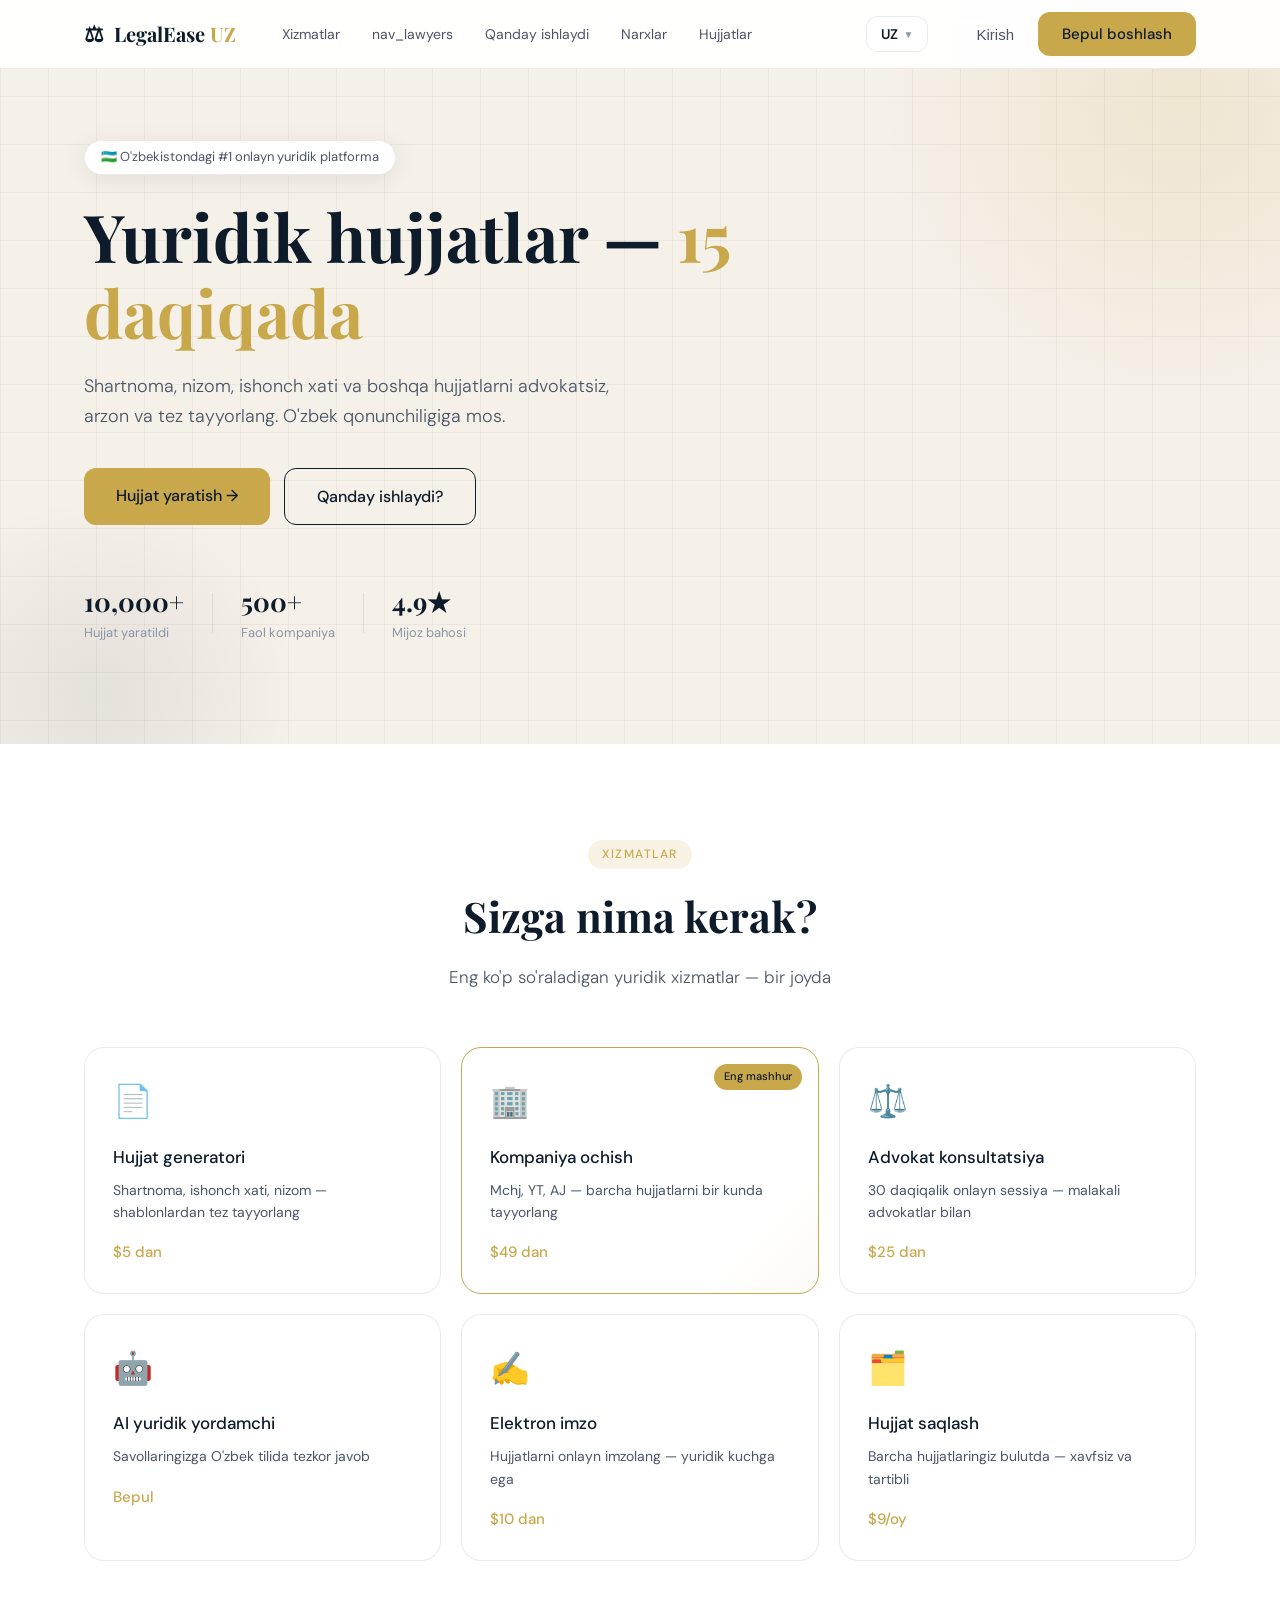
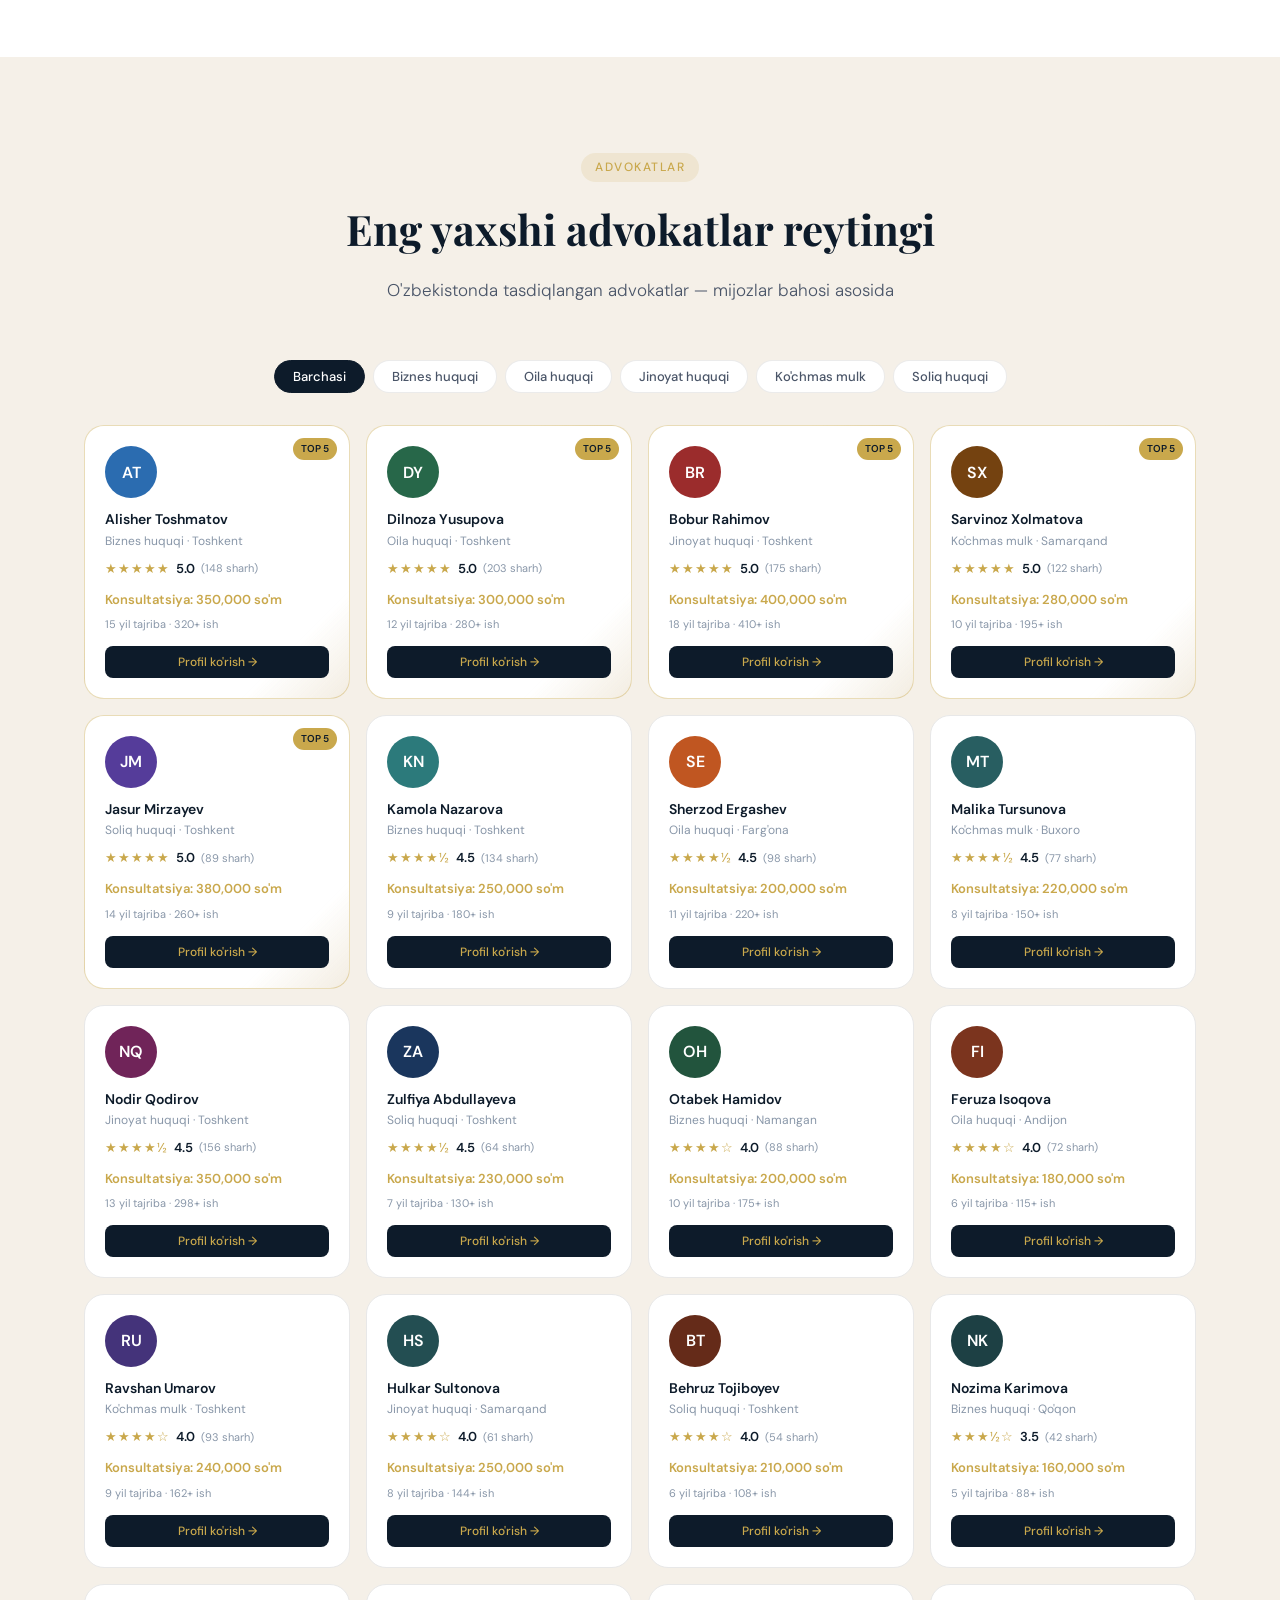
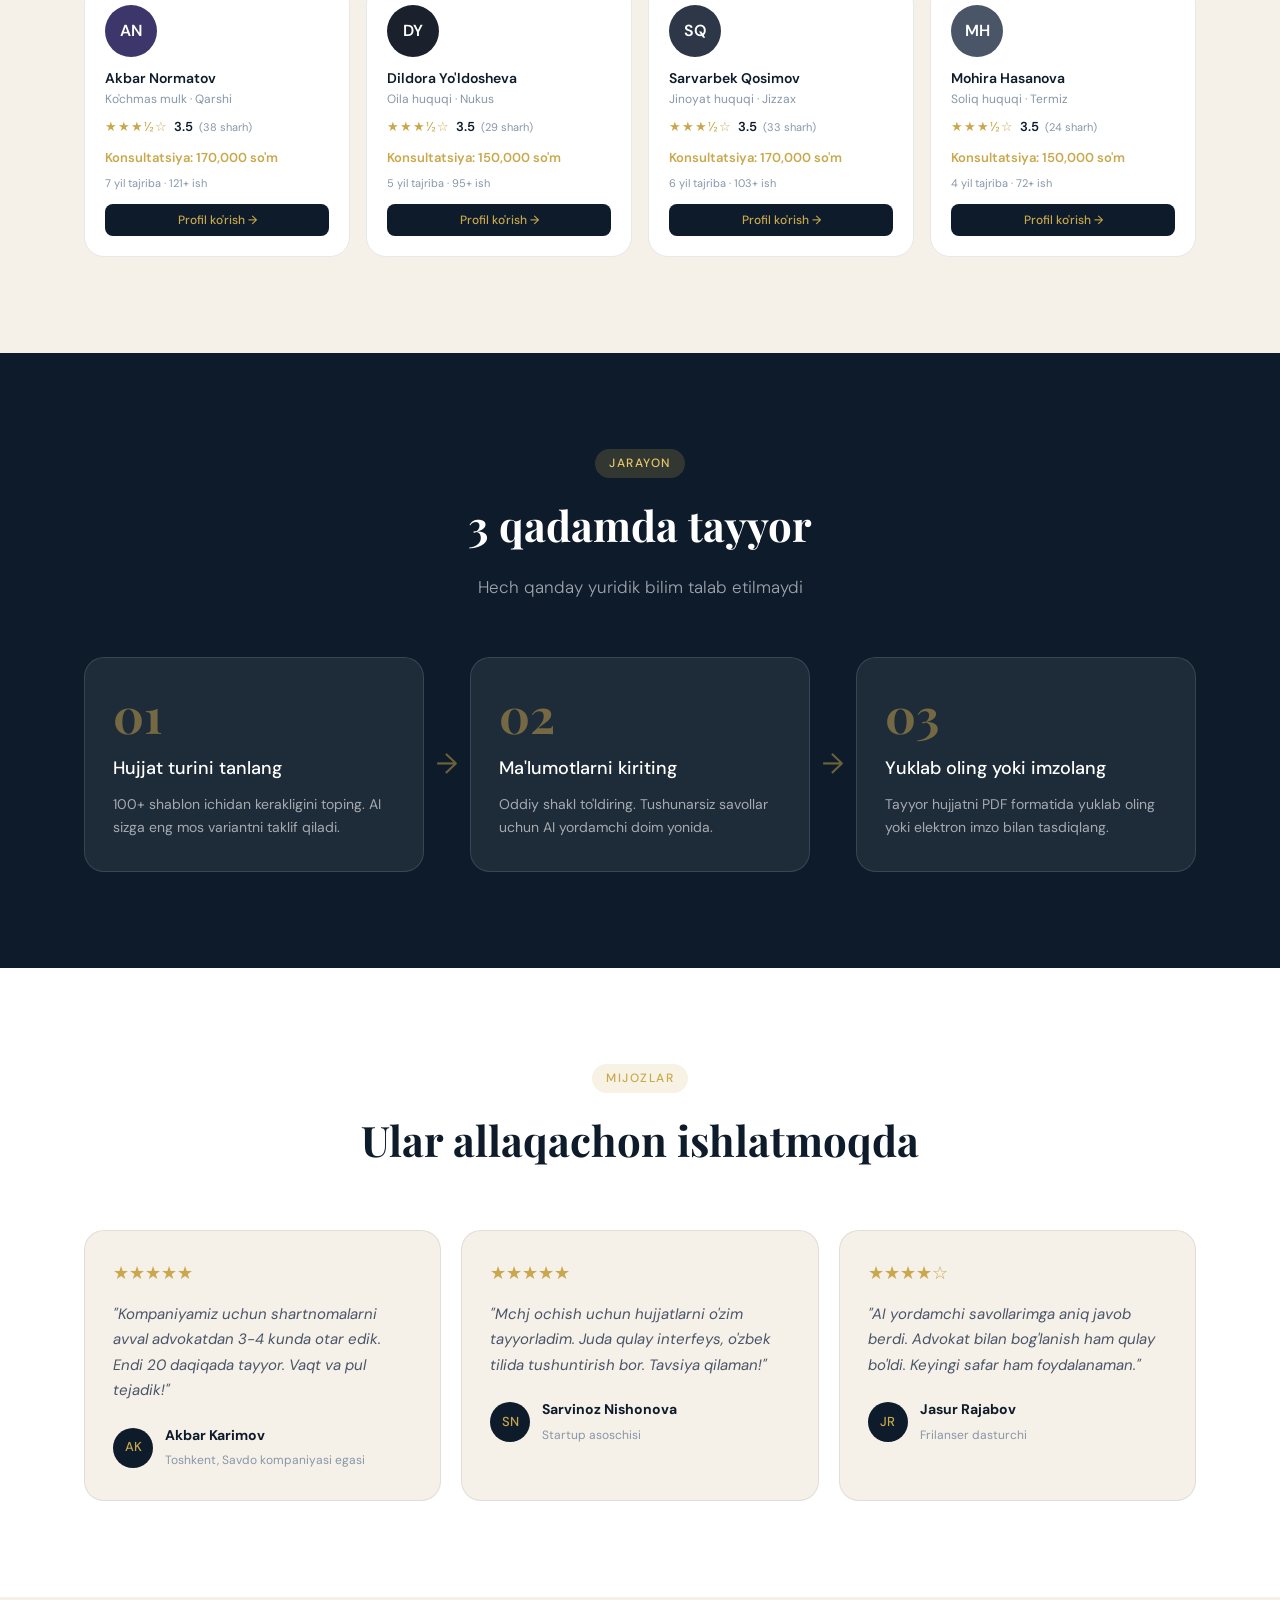
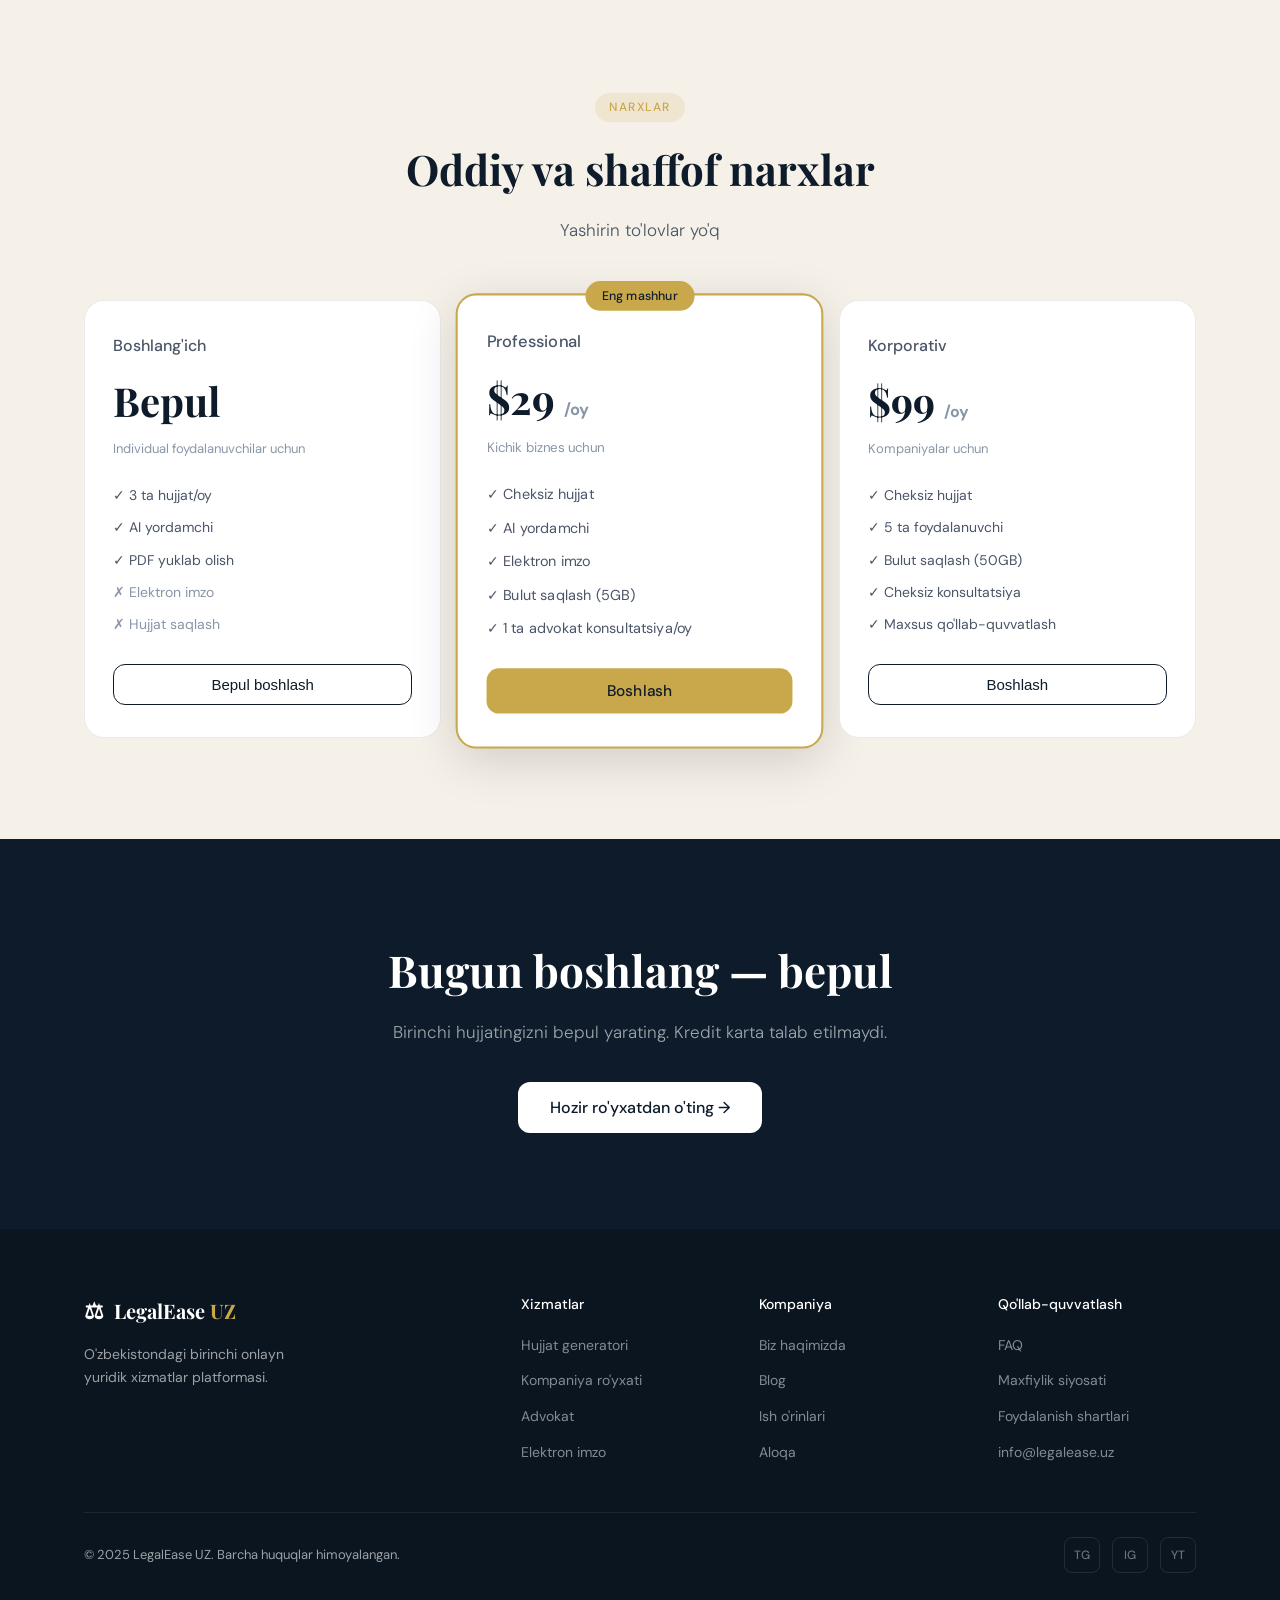
<file: index.html>
<!DOCTYPE html>
<html lang="uz">
<head>
  <meta charset="UTF-8" />
  <meta name="viewport" content="width=device-width, initial-scale=1.0" />
  <title>LegalEase UZ — Onlayn yuridik xizmatlar</title>
  <link rel="icon" href="data:image/svg+xml,%3Csvg xmlns='http://www.w3.org/2000/svg' viewBox='0 0 100 100'%3E%3Crect width='100' height='100' rx='20' fill='%23FFFFFF'/%3E%3Crect x='46' y='20' width='8' height='60' rx='3' fill='%23C9A84C'/%3E%3Cellipse cx='50' cy='78' rx='18' ry='5' fill='%23C9A84C'/%3E%3Cline x1='50' y1='24' x2='20' y2='36' stroke='%23C9A84C' stroke-width='4' stroke-linecap='round'/%3E%3Cline x1='50' y1='24' x2='80' y2='36' stroke='%23C9A84C' stroke-width='4' stroke-linecap='round'/%3E%3Cellipse cx='20' cy='38' rx='12' ry='5' fill='none' stroke='%23C9A84C' stroke-width='3.5'/%3E%3Cellipse cx='80' cy='38' rx='12' ry='5' fill='none' stroke='%23C9A84C' stroke-width='3.5'/%3E%3C/svg%3E" />
  <link rel="preconnect" href="https://fonts.googleapis.com" />
  <link rel="preconnect" href="https://fonts.gstatic.com" crossorigin />
  <link href="https://fonts.googleapis.com/css2?family=Playfair+Display:wght@400;600;700&family=DM+Sans:wght@300;400;500&display=swap" rel="stylesheet" />
  <style>
    :root {
      --navy:    #0D1B2A;
      --navy2:   #142233;
      --gold:    #C9A84C;
      --gold2:   #E8C76A;
      --cream:   #F5F0E8;
      --cream2:  #EDE8DE;
      --white:   #FFFFFF;
      --text:    #1A1A2E;
      --text2:   #4A5568;
      --text3:   #8896A8;
      --border:  rgba(0,0,0,0.08);
      --radius:  12px;
      --radius-lg: 20px;
      --shadow:  0 4px 24px rgba(0,0,0,0.08);
      --shadow-lg: 0 12px 48px rgba(0,0,0,0.14);
      --font-display: 'Playfair Display', Georgia, serif;
      --font-body:    'DM Sans', sans-serif;
      --transition: 0.2s ease;
    }

    *, *::before, *::after { box-sizing: border-box; margin: 0; padding: 0; }
    html { scroll-behavior: smooth; }
    body {
      font-family: var(--font-body);
      font-size: 16px;
      color: var(--text);
      background: var(--white);
      line-height: 1.6;
      overflow-x: hidden;
    }
    a { text-decoration: none; color: inherit; }
    ul { list-style: none; }
    img { max-width: 100%; }

    .container { max-width: 1160px; margin: 0 auto; padding: 0 24px; }

    .btn-primary {
      display: inline-block; background: var(--gold); color: var(--navy);
      font-family: var(--font-body); font-weight: 500; font-size: 15px;
      padding: 12px 24px; border-radius: var(--radius); border: none; cursor: pointer;
      transition: background var(--transition), transform var(--transition);
    }
    .btn-primary:hover { background: var(--gold2); transform: translateY(-1px); }
    .btn-ghost {
      display: inline-block; color: var(--text2); font-size: 15px; font-weight: 400;
      padding: 10px 16px; border-radius: var(--radius);
      transition: color var(--transition), background var(--transition);
      background: none; border: none; cursor: pointer;
    }
    .btn-ghost:hover { color: var(--navy); background: var(--cream); }
    .btn-outline {
      display: inline-block; border: 1.5px solid var(--navy); color: var(--navy);
      font-size: 15px; font-weight: 500; padding: 11px 24px; border-radius: var(--radius);
      transition: background var(--transition), color var(--transition);
      background: none; cursor: pointer;
    }
    .btn-outline:hover { background: var(--navy); color: var(--white); }
    .btn-lg { padding: 15px 32px; font-size: 16px; }
    .btn-full { display: block; text-align: center; width: 100%; }
    .btn-white { background: var(--white); color: var(--navy); }
    .btn-white:hover { background: var(--cream); }

    /* NAVBAR */
    .navbar {
      position: fixed; top: 0; left: 0; right: 0; z-index: 100;
      background: rgba(255,255,255,0.95); backdrop-filter: blur(12px);
      border-bottom: 1px solid var(--border); transition: box-shadow var(--transition);
    }
    .navbar.scrolled { box-shadow: var(--shadow); }
    .nav-inner { display: flex; align-items: center; height: 68px; gap: 32px; }
    .logo { display: flex; align-items: center; gap: 10px; font-family: var(--font-display); font-size: 20px; font-weight: 700; color: var(--navy); }
    .logo-icon { font-size: 22px; }
    .logo-uz { color: var(--gold); }
    .nav-links { display: flex; gap: 4px; flex: 1; }
    .nav-links a { font-size: 14px; color: var(--text2); padding: 8px 14px; border-radius: 8px; font-weight: 400; transition: color var(--transition), background var(--transition); }
    .nav-links a:hover { color: var(--navy); background: var(--cream); }
    .nav-actions { display: flex; align-items: center; gap: 8px; }
    .burger { display: none; flex-direction: column; gap: 5px; background: none; border: none; cursor: pointer; padding: 4px; margin-left: auto; }
    .burger span { display: block; width: 24px; height: 2px; background: var(--navy); border-radius: 2px; transition: transform 0.25s, opacity 0.25s; }
    .mobile-menu { display: none; flex-direction: column; gap: 4px; padding: 16px 24px 20px; background: var(--white); border-bottom: 1px solid var(--border); position: fixed; top: 68px; left: 0; right: 0; z-index: 99; }
    .mobile-menu a, .mobile-menu button { font-size: 15px; color: var(--text2); padding: 10px 0; border-bottom: 1px solid var(--border); background: none; border-left: none; border-right: none; border-top: none; cursor: pointer; text-align: left; font-family: var(--font-body); }
    .mobile-menu.open { display: flex; }

    /* HERO */
    .hero { padding: 140px 0 100px; position: relative; overflow: hidden; background: var(--cream); }
    .hero-bg { position: absolute; inset: 0; pointer-events: none; }
    .hero-circle { position: absolute; border-radius: 50%; }
    .hero-circle.c1 { width: 600px; height: 600px; top: -200px; right: -200px; background: radial-gradient(circle, rgba(201,168,76,0.15) 0%, transparent 70%); }
    .hero-circle.c2 { width: 400px; height: 400px; bottom: -150px; left: -100px; background: radial-gradient(circle, rgba(13,27,42,0.07) 0%, transparent 70%); }
    .hero-grid { position: absolute; inset: 0; background-image: linear-gradient(rgba(0,0,0,0.04) 1px, transparent 1px), linear-gradient(90deg, rgba(0,0,0,0.04) 1px, transparent 1px); background-size: 48px 48px; }
    .hero-badge { display: inline-block; background: var(--white); border: 1px solid var(--border); color: var(--text2); font-size: 13px; padding: 6px 16px; border-radius: 100px; margin-bottom: 24px; box-shadow: var(--shadow); animation: fadeUp 0.6s ease both; }
    .hero-title { font-family: var(--font-display); font-size: clamp(38px, 6vw, 66px); font-weight: 700; color: var(--navy); line-height: 1.15; margin-bottom: 20px; max-width: 700px; animation: fadeUp 0.7s 0.1s ease both; }
    .highlight { color: var(--gold); position: relative; }
    .highlight::after { content: ''; position: absolute; bottom: 2px; left: 0; right: 0; height: 3px; background: var(--gold); opacity: 0.35; border-radius: 2px; }
    .hero-sub { font-size: 18px; color: var(--text2); max-width: 540px; margin-bottom: 36px; font-weight: 300; line-height: 1.7; animation: fadeUp 0.7s 0.2s ease both; }
    .hero-actions { display: flex; gap: 14px; flex-wrap: wrap; margin-bottom: 56px; animation: fadeUp 0.7s 0.3s ease both; }
    .hero-stats { display: flex; align-items: center; gap: 28px; flex-wrap: wrap; animation: fadeUp 0.7s 0.4s ease both; }
    .stat { display: flex; flex-direction: column; }
    .stat-num { font-family: var(--font-display); font-size: 26px; font-weight: 700; color: var(--navy); }
    .stat-label { font-size: 13px; color: var(--text3); }
    .stat-divider { width: 1px; height: 40px; background: var(--border); }

    .section { padding: 96px 0; }
    .section-alt { background: var(--cream); }
    .section-dark { background: var(--navy); color: var(--white); }
    .section-header { text-align: center; margin-bottom: 56px; }
    .section-tag { display: inline-block; background: rgba(201,168,76,0.15); color: var(--gold); font-size: 12px; font-weight: 500; text-transform: uppercase; letter-spacing: 1.5px; padding: 5px 14px; border-radius: 100px; margin-bottom: 14px; }
    .section-tag.light { background: rgba(201,168,76,0.2); color: var(--gold2); }
    .section-title { font-family: var(--font-display); font-size: clamp(28px, 4vw, 42px); font-weight: 700; color: var(--navy); margin-bottom: 14px; }
    .section-title.light { color: var(--white); }
    .section-sub { font-size: 17px; color: var(--text2); font-weight: 300; }
    .section-sub.light { color: rgba(255,255,255,0.6); }

    /* SERVICES */
    .services-grid { display: grid; grid-template-columns: repeat(3, 1fr); gap: 20px; }
    .service-card { background: var(--white); border: 1px solid var(--border); border-radius: var(--radius-lg); padding: 28px; position: relative; transition: transform var(--transition), box-shadow var(--transition), border-color var(--transition); display: block; cursor: pointer; }
    .service-card:hover { transform: translateY(-4px); box-shadow: var(--shadow-lg); border-color: var(--gold); }
    .service-card.featured { border-color: var(--gold); background: linear-gradient(135deg, #fff 80%, rgba(201,168,76,0.06)); }
    .service-badge { position: absolute; top: 16px; right: 16px; background: var(--gold); color: var(--navy); font-size: 11px; font-weight: 500; padding: 4px 10px; border-radius: 100px; }
    .service-icon { font-size: 32px; margin-bottom: 16px; display: block; }
    .service-card h3 { font-size: 17px; font-weight: 500; color: var(--navy); margin-bottom: 8px; }
    .service-card p { font-size: 14px; color: var(--text2); line-height: 1.6; margin-bottom: 16px; }
    .service-price { font-size: 15px; font-weight: 500; color: var(--gold); }

    /* LAWYERS */
    .adv-filters { display: flex; gap: 8px; flex-wrap: wrap; justify-content: center; margin-bottom: 32px; }
    .adv-filter { padding: 7px 18px; border: 1.5px solid var(--border); border-radius: 100px; font-size: 13px; font-weight: 500; color: var(--text2); cursor: pointer; background: var(--white); transition: all 0.2s; font-family: var(--font-body); }
    .adv-filter:hover, .adv-filter.active { background: var(--navy); color: var(--white); border-color: var(--navy); }
    .adv-grid { display: grid; grid-template-columns: repeat(4, 1fr); gap: 16px; }
    .adv-card { background: var(--white); border: 1px solid #e8e8e8; border-radius: var(--radius-lg); padding: 20px; cursor: pointer; transition: transform 0.2s, box-shadow 0.2s, border-color 0.2s; position: relative; }
    .adv-card:hover { transform: translateY(-4px); box-shadow: var(--shadow-lg); border-color: var(--gold); }
    .adv-card.top5 { border-color: rgba(201,168,76,0.4); background: linear-gradient(135deg, #fff 80%, rgba(201,168,76,0.04)); }
    .adv-top-badge { position: absolute; top: 12px; right: 12px; background: var(--gold); color: var(--navy); font-size: 10px; font-weight: 600; padding: 3px 8px; border-radius: 100px; }
    .adv-avatar { width: 52px; height: 52px; border-radius: 50%; display: flex; align-items: center; justify-content: center; font-size: 16px; font-weight: 600; color: #fff; margin-bottom: 12px; }
    .adv-name { font-size: 14px; font-weight: 600; color: var(--navy); margin-bottom: 3px; line-height: 1.3; }
    .adv-spec { font-size: 12px; color: var(--text3); margin-bottom: 8px; }
    .adv-rating-row { display: flex; align-items: center; gap: 6px; margin-bottom: 10px; }
    .adv-stars { font-size: 13px; color: var(--gold); letter-spacing: 1px; }
    .adv-rating-num { font-size: 13px; font-weight: 600; color: var(--navy); }
    .adv-reviews { font-size: 11px; color: var(--text3); }
    .adv-price { font-size: 13px; font-weight: 600; color: var(--gold); margin-bottom: 6px; }
    .adv-exp { font-size: 11px; color: var(--text3); margin-bottom: 12px; }
    .adv-btn { display: block; text-align: center; background: var(--navy); color: var(--gold); font-size: 12px; font-weight: 500; padding: 8px; border-radius: 8px; border: none; cursor: pointer; width: 100%; transition: background 0.2s; font-family: var(--font-body); }
    .adv-btn:hover { background: var(--navy2); }

    /* LAWYER MODAL */
    .adv-modal-overlay { position: fixed; inset: 0; background: rgba(13,27,42,0.65); backdrop-filter: blur(6px); z-index: 1001; display: flex; align-items: center; justify-content: center; padding: 20px; opacity: 0; pointer-events: none; transition: opacity 0.3s ease; }
    .adv-modal-overlay.open { opacity: 1; pointer-events: all; }
    .adv-modal { background: var(--white); border-radius: var(--radius-lg); padding: 36px; width: 100%; max-width: 480px; max-height: 88vh; overflow-y: auto; position: relative; box-shadow: 0 24px 80px rgba(0,0,0,0.2); transform: translateY(28px) scale(0.97); transition: transform 0.35s cubic-bezier(0.34,1.56,0.64,1), opacity 0.3s ease; opacity: 0; }
    .adv-modal-overlay.open .adv-modal { transform: translateY(0) scale(1); opacity: 1; }
    .adv-modal-close { position: absolute; top: 14px; right: 14px; width: 32px; height: 32px; border-radius: 8px; border: 1px solid var(--border); background: none; cursor: pointer; display: flex; align-items: center; justify-content: center; color: var(--text3); font-size: 18px; transition: background var(--transition), color var(--transition); }
    .adv-modal-close:hover { background: var(--cream); color: var(--navy); }
    .adv-modal-top { display: flex; gap: 16px; align-items: flex-start; margin-bottom: 20px; }
    .adv-modal-avatar { width: 72px; height: 72px; border-radius: 50%; display: flex; align-items: center; justify-content: center; font-size: 22px; font-weight: 700; color: #fff; flex-shrink: 0; }
    .adv-modal-meta h2 { font-family: var(--font-display); font-size: 22px; font-weight: 700; color: var(--navy); margin-bottom: 4px; }
    .adv-modal-meta .adv-m-spec { font-size: 14px; color: var(--gold); font-weight: 500; margin-bottom: 4px; }
    .adv-modal-meta .adv-m-city { font-size: 13px; color: var(--text3); }
    .adv-modal-stars-row { display: flex; align-items: center; gap: 8px; margin-bottom: 20px; padding-bottom: 20px; border-bottom: 1px solid #f0f0f0; }
    .adv-modal-stars { font-size: 18px; color: var(--gold); letter-spacing: 2px; }
    .adv-modal-rnum { font-size: 20px; font-weight: 700; color: var(--navy); }
    .adv-modal-rcount { font-size: 13px; color: var(--text3); }
    .adv-modal-section { font-size: 12px; font-weight: 500; color: var(--navy); text-transform: uppercase; letter-spacing: 0.8px; margin-bottom: 10px; margin-top: 18px; }
    .adv-modal-tags { display: flex; flex-wrap: wrap; gap: 6px; margin-bottom: 4px; }
    .adv-modal-tag { background: var(--cream); color: var(--navy); font-size: 12px; padding: 4px 10px; border-radius: 100px; }
    .adv-price-grid { display: grid; grid-template-columns: 1fr 1fr; gap: 10px; margin-bottom: 4px; }
    .adv-price-card { background: #f8f8f8; border-radius: 10px; padding: 12px; }
    .adv-price-label { font-size: 11px; color: var(--text3); margin-bottom: 4px; }
    .adv-price-val { font-size: 16px; font-weight: 700; color: var(--gold); }
    .adv-about { font-size: 14px; color: var(--text2); line-height: 1.7; }
    .adv-exp-row { display: flex; gap: 12px; margin-top: 14px; }
    .adv-exp-item { flex: 1; background: #f8f8f8; border-radius: 10px; padding: 12px; text-align: center; }
    .adv-exp-val { font-size: 20px; font-weight: 700; color: var(--navy); display: block; }
    .adv-exp-lbl { font-size: 11px; color: var(--text3); }
    .adv-modal-cta { display: block; width: 100%; background: var(--gold); color: var(--navy); font-size: 15px; font-weight: 600; padding: 14px; border-radius: 12px; border: none; cursor: pointer; text-align: center; margin-top: 20px; transition: background 0.2s; font-family: var(--font-body); }
    .adv-modal-cta:hover { background: var(--gold2); }

    /* STEPS */
    .steps-grid { display: flex; align-items: center; gap: 12px; }
    .step-card { flex: 1; background: rgba(255,255,255,0.07); border: 1px solid rgba(255,255,255,0.12); border-radius: var(--radius-lg); padding: 32px 28px; transition: background var(--transition); }
    .step-card:hover { background: rgba(255,255,255,0.1); }
    .step-num { font-family: var(--font-display); font-size: 48px; font-weight: 700; color: var(--gold); opacity: 0.5; line-height: 1; margin-bottom: 16px; }
    .step-card h3 { font-size: 18px; font-weight: 500; color: var(--white); margin-bottom: 10px; }
    .step-card p { font-size: 14px; color: rgba(255,255,255,0.6); line-height: 1.65; }
    .step-arrow { font-size: 28px; color: var(--gold); opacity: 0.5; flex-shrink: 0; }

    /* REVIEWS */
    .reviews-grid { display: grid; grid-template-columns: repeat(3, 1fr); gap: 20px; }
    .review-card { background: var(--cream); border: 1px solid var(--border); border-radius: var(--radius-lg); padding: 28px; }
    .review-stars { font-size: 18px; color: var(--gold); margin-bottom: 14px; }
    .review-text { font-size: 15px; color: var(--text2); line-height: 1.7; margin-bottom: 20px; font-style: italic; }
    .review-author { display: flex; align-items: center; gap: 12px; }
    .author-avatar { width: 40px; height: 40px; border-radius: 50%; background: var(--navy); color: var(--gold); font-size: 13px; font-weight: 500; display: flex; align-items: center; justify-content: center; flex-shrink: 0; }
    .review-author strong { display: block; font-size: 14px; color: var(--navy); }
    .review-author span { font-size: 12px; color: var(--text3); }

    /* PRICING */
    .pricing-grid { display: grid; grid-template-columns: repeat(3, 1fr); gap: 20px; align-items: start; }
    .pricing-card { background: var(--white); border: 1px solid var(--border); border-radius: var(--radius-lg); padding: 32px 28px; position: relative; transition: box-shadow var(--transition); }
    .pricing-card:hover { box-shadow: var(--shadow-lg); }
    .pricing-card.featured { border: 2px solid var(--gold); box-shadow: var(--shadow-lg); transform: scale(1.03); }
    .plan-badge { position: absolute; top: -14px; left: 50%; transform: translateX(-50%); background: var(--gold); color: var(--navy); font-size: 12px; font-weight: 500; padding: 5px 16px; border-radius: 100px; white-space: nowrap; }
    .plan-name { font-size: 16px; font-weight: 500; color: var(--text2); margin-bottom: 10px; }
    .plan-price { font-family: var(--font-display); font-size: 40px; font-weight: 700; color: var(--navy); margin-bottom: 6px; }
    .plan-price span { font-size: 16px; color: var(--text3); font-family: var(--font-body); }
    .plan-desc { font-size: 13px; color: var(--text3); margin-bottom: 24px; }
    .plan-features { margin-bottom: 28px; display: flex; flex-direction: column; gap: 10px; }
    .plan-features li { font-size: 14px; color: var(--text2); }
    .plan-features li.disabled { color: var(--text3); }

    /* CTA */
    .cta-section { background: var(--navy); padding: 96px 0; text-align: center; }
    .cta-section h2 { font-family: var(--font-display); font-size: clamp(28px, 4vw, 44px); font-weight: 700; color: var(--white); margin-bottom: 14px; }
    .cta-section p { font-size: 17px; color: rgba(255,255,255,0.6); margin-bottom: 36px; font-weight: 300; }

    /* FOOTER */
    .footer { background: #0A1520; padding: 64px 0 32px; color: rgba(255,255,255,0.6); }
    .footer-grid { display: grid; grid-template-columns: 2fr 1fr 1fr 1fr; gap: 40px; margin-bottom: 48px; }
    .footer-brand .logo { color: var(--white); margin-bottom: 14px; display: flex; }
    .footer-brand p { font-size: 14px; line-height: 1.7; max-width: 240px; }
    .footer-col h4 { font-size: 14px; font-weight: 500; color: var(--white); margin-bottom: 16px; }
    .footer-col ul { display: flex; flex-direction: column; gap: 10px; }
    .footer-col a { font-size: 14px; color: rgba(255,255,255,0.5); transition: color var(--transition); }
    .footer-col a:hover { color: var(--gold); }
    .footer-bottom { border-top: 1px solid rgba(255,255,255,0.08); padding-top: 24px; display: flex; align-items: center; justify-content: space-between; }
    .footer-bottom p { font-size: 13px; }
    .social-links { display: flex; gap: 12px; }
    .social-links a { font-size: 12px; font-weight: 500; color: rgba(255,255,255,0.4); width: 36px; height: 36px; border: 1px solid rgba(255,255,255,0.1); border-radius: 8px; display: flex; align-items: center; justify-content: center; transition: color var(--transition), border-color var(--transition); }
    .social-links a:hover { color: var(--gold); border-color: var(--gold); }

    @keyframes fadeUp { from { opacity: 0; transform: translateY(20px); } to { opacity: 1; transform: translateY(0); } }
    .reveal { opacity: 0; transform: translateY(24px); transition: opacity 0.6s ease, transform 0.6s ease; }
    .reveal.visible { opacity: 1; transform: translateY(0); }

    /* AUTH MODAL */
    .modal-overlay { position: fixed; inset: 0; background: rgba(13,27,42,0.65); backdrop-filter: blur(6px); z-index: 1000; display: flex; align-items: center; justify-content: center; padding: 20px; opacity: 0; pointer-events: none; transition: opacity 0.3s ease; }
    .modal-overlay.open { opacity: 1; pointer-events: all; }
    .modal { background: var(--white); border-radius: var(--radius-lg); padding: 44px 40px; width: 100%; max-width: 460px; position: relative; box-shadow: 0 24px 80px rgba(0,0,0,0.2); transform: translateY(28px) scale(0.97); transition: transform 0.35s cubic-bezier(0.34,1.56,0.64,1), opacity 0.3s ease; opacity: 0; }
    .modal-overlay.open .modal { transform: translateY(0) scale(1); opacity: 1; }
    .modal-close { position: absolute; top: 16px; right: 16px; width: 32px; height: 32px; border-radius: 8px; border: 1px solid var(--border); background: none; cursor: pointer; display: flex; align-items: center; justify-content: center; color: var(--text3); font-size: 18px; transition: background var(--transition), color var(--transition); }
    .modal-close:hover { background: var(--cream); color: var(--navy); }
    .modal-logo { display: flex; align-items: center; gap: 8px; font-family: var(--font-display); font-size: 18px; font-weight: 700; color: var(--navy); margin-bottom: 24px; }
    .modal-logo .logo-uz { color: var(--gold); }
    .modal h2 { font-family: var(--font-display); font-size: 26px; font-weight: 700; color: var(--navy); margin-bottom: 6px; }
    .modal-sub { font-size: 14px; color: var(--text3); margin-bottom: 28px; }
    .modal-sub a { color: var(--gold); font-weight: 500; cursor: pointer; }
    .modal-sub a:hover { text-decoration: underline; }
    .modal-tabs { display: flex; background: var(--cream); border-radius: 10px; padding: 4px; margin-bottom: 28px; gap: 4px; }
    .modal-tab { flex: 1; text-align: center; padding: 9px 0; border-radius: 8px; font-size: 14px; font-weight: 500; color: var(--text3); cursor: pointer; border: none; background: none; font-family: var(--font-body); transition: background var(--transition), color var(--transition), box-shadow var(--transition); }
    .modal-tab.active { background: var(--white); color: var(--navy); box-shadow: 0 2px 8px rgba(0,0,0,0.1); }
    .form-group { margin-bottom: 16px; }
    .form-group label { display: block; font-size: 13px; font-weight: 500; color: var(--text2); margin-bottom: 6px; }
    .form-group input { width: 100%; padding: 12px 16px; border: 1.5px solid var(--border); border-radius: var(--radius); font-size: 15px; font-family: var(--font-body); color: var(--text); background: var(--white); outline: none; transition: border-color var(--transition), box-shadow var(--transition); }
    .form-group input:focus { border-color: var(--gold); box-shadow: 0 0 0 3px rgba(201,168,76,0.12); }
    .form-group input::placeholder { color: var(--text3); }
    .form-row { display: grid; grid-template-columns: 1fr 1fr; gap: 12px; }
    .modal-divider { display: flex; align-items: center; gap: 12px; margin: 20px 0; }
    .modal-divider::before, .modal-divider::after { content: ''; flex: 1; height: 1px; background: var(--border); }
    .modal-divider span { font-size: 12px; color: var(--text3); white-space: nowrap; }
    .btn-social { width: 100%; padding: 11px; border: 1.5px solid var(--border); border-radius: var(--radius); background: var(--white); font-size: 14px; font-family: var(--font-body); color: var(--text2); cursor: pointer; display: flex; align-items: center; justify-content: center; gap: 10px; transition: background var(--transition), border-color var(--transition); margin-bottom: 10px; }
    .btn-social:hover { background: var(--cream); border-color: var(--gold); }
    .modal-agree { font-size: 12px; color: var(--text3); text-align: center; margin-top: 14px; line-height: 1.6; }
    .modal-agree a { color: var(--gold); }
    .tab-panel { display: none; }
    .tab-panel.active { display: block; }

    /* TOAST */
    .toast { position: fixed; bottom: 32px; left: 50%; transform: translateX(-50%) translateY(20px); background: var(--navy); color: var(--white); padding: 14px 24px; border-radius: var(--radius); font-size: 14px; font-weight: 500; box-shadow: var(--shadow-lg); z-index: 9999; opacity: 0; transition: opacity 0.3s ease, transform 0.3s ease; white-space: nowrap; pointer-events: none; }
    .toast.success { border-left: 4px solid #4CAF50; }
    .toast.error { border-left: 4px solid #f44336; }
    .toast.show { opacity: 1; transform: translateX(-50%) translateY(0); }

    .btn-submit { position: relative; overflow: hidden; }
    .btn-submit.loading { opacity: 0.8; pointer-events: none; }
    .btn-submit.loading::after { content: ''; position: absolute; width: 18px; height: 18px; border: 2px solid rgba(13,27,42,0.3); border-top-color: var(--navy); border-radius: 50%; animation: spin 0.7s linear infinite; right: 16px; top: 50%; transform: translateY(-50%); }
    @keyframes spin { to { transform: translateY(-50%) rotate(360deg); } }

    /* PROFILE */
    .profile-wrapper { position: relative; }
    .profile-btn { display: flex; align-items: center; gap: 8px; background: var(--cream); border: 1.5px solid var(--border); border-radius: var(--radius); padding: 8px 14px; cursor: pointer; font-family: var(--font-body); font-size: 14px; font-weight: 500; color: var(--navy); transition: border-color var(--transition), background var(--transition); }
    .profile-btn:hover { border-color: var(--gold); background: var(--cream2); }
    .profile-avatar { width: 28px; height: 28px; border-radius: 50%; background: var(--navy); color: var(--gold); font-size: 12px; font-weight: 600; display: flex; align-items: center; justify-content: center; flex-shrink: 0; }
    .profile-chevron { font-size: 10px; color: var(--text3); transition: transform 0.2s ease; }
    .profile-wrapper.open .profile-chevron { transform: rotate(180deg); }
    .profile-dropdown { position: absolute; top: calc(100% + 10px); right: 0; background: var(--white); border: 1px solid var(--border); border-radius: var(--radius-lg); box-shadow: var(--shadow-lg); min-width: 220px; z-index: 200; overflow: hidden; opacity: 0; pointer-events: none; transform: translateY(8px); transition: opacity 0.2s ease, transform 0.2s ease; }
    .profile-wrapper.open .profile-dropdown { opacity: 1; pointer-events: all; transform: translateY(0); }
    .dropdown-header { padding: 16px 18px 12px; border-bottom: 1px solid var(--border); }
    .dropdown-name { font-size: 15px; font-weight: 600; color: var(--navy); margin-bottom: 3px; }
    .dropdown-email { font-size: 12px; color: var(--text3); }
    .dropdown-body { padding: 8px; }
    .dropdown-item { display: flex; align-items: center; gap: 10px; width: 100%; padding: 10px 12px; border-radius: 8px; font-size: 14px; color: var(--text2); background: none; border: none; cursor: pointer; font-family: var(--font-body); text-align: left; transition: background var(--transition), color var(--transition); }
    .dropdown-item:hover { background: var(--cream); color: var(--navy); }
    .dropdown-item.danger:hover { background: #fff0f0; color: #e53e3e; }

    /* LANG */
    .lang-wrapper { position: relative; }
    .lang-selected { display: flex; align-items: center; gap: 6px; padding: 8px 14px; border: 1.5px solid var(--border); border-radius: var(--radius); background: var(--white); font-size: 14px; font-weight: 600; color: var(--navy); cursor: pointer; font-family: var(--font-body); transition: border-color var(--transition); white-space: nowrap; }
    .lang-selected:hover { border-color: var(--gold); }
    .lang-chevron { font-size: 10px; color: var(--text3); transition: transform 0.2s; }
    .lang-wrapper.open .lang-chevron { transform: rotate(180deg); }
    .lang-dropdown { position: absolute; top: calc(100% + 6px); right: 0; background: var(--white); border: 1px solid var(--border); border-radius: var(--radius); box-shadow: var(--shadow-lg); min-width: 130px; z-index: 300; overflow: hidden; opacity: 0; pointer-events: none; transform: translateY(6px); transition: opacity 0.2s ease, transform 0.2s ease; }
    .lang-wrapper.open .lang-dropdown { opacity: 1; pointer-events: all; transform: translateY(0); }
    .lang-option { display: flex; align-items: center; gap: 10px; width: 100%; padding: 10px 16px; font-size: 14px; font-weight: 500; color: var(--text2); background: none; border: none; cursor: pointer; font-family: var(--font-body); text-align: left; transition: background var(--transition), color var(--transition); }
    .lang-option:hover { background: var(--cream); color: var(--navy); }
    .lang-option.active { color: var(--gold); font-weight: 600; }

    @media (max-width: 1024px) {
      .services-grid { grid-template-columns: repeat(2, 1fr); }
      .reviews-grid  { grid-template-columns: repeat(2, 1fr); }
      .footer-grid   { grid-template-columns: 1fr 1fr; }
      .adv-grid      { grid-template-columns: repeat(3, 1fr); }
    }
    @media (max-width: 768px) {
      .nav-links, .nav-actions { display: none; }
      .burger { display: flex; }
      .hero { padding: 110px 0 72px; }
      .services-grid { grid-template-columns: 1fr; }
      .reviews-grid  { grid-template-columns: 1fr; }
      .pricing-grid  { grid-template-columns: 1fr; }
      .pricing-card.featured { transform: none; }
      .steps-grid { flex-direction: column; }
      .step-arrow { transform: rotate(90deg); }
      .footer-grid { grid-template-columns: 1fr 1fr; }
      .footer-bottom { flex-direction: column; gap: 16px; }
      .modal { padding: 32px 24px; }
      .form-row { grid-template-columns: 1fr; }
      .adv-grid { grid-template-columns: repeat(2, 1fr); }
      .adv-price-grid { grid-template-columns: 1fr; }
    }
    @media (max-width: 480px) {
      .hero-actions { flex-direction: column; }
      .footer-grid { grid-template-columns: 1fr; }
      .adv-grid { grid-template-columns: 1fr; }
    }
  </style>
</head>
<body>

  <!-- NAVBAR -->
  <nav class="navbar" id="navbar">
    <div class="nav-inner container">
      <a href="index.html" class="logo">
        <span class="logo-icon">⚖</span>
        <span class="logo-text">LegalEase <span class="logo-uz">UZ</span></span>
      </a>
      <ul class="nav-links">
        <li><a href="#xizmatlar" data-i18n="nav_services"></a></li>
        <li><a href="#advokatlar" data-i18n="nav_lawyers">Advokatlar</a></li>
        <li><a href="#qanday" data-i18n="nav_how"></a></li>
        <li><a href="#narxlar" data-i18n="nav_prices"></a></li>
        <li><a href="pages/hujjatlar.html" data-i18n="nav_docs"></a></li>
      </ul>
      <div class="lang-wrapper" id="langWrapper">
        <button class="lang-selected" onclick="toggleLangDropdown()" id="langSelected">
          <span id="langCurrentCode">UZ</span>
          <span class="lang-chevron">▼</span>
        </button>
        <div class="lang-dropdown" id="langDropdown">
          <button class="lang-option active" id="langOptUz" onclick="setLang('uz')">O'zbek</button>
          <button class="lang-option" id="langOptRu" onclick="setLang('ru')">Русский</button>
          <button class="lang-option" id="langOptEn" onclick="setLang('en')">English</button>
        </div>
      </div>
      <div class="nav-actions" id="navActions">
        <button class="btn-ghost" onclick="openModal('login')" data-i18n="btn_login"></button>
        <button class="btn-primary" onclick="openModal('register')" data-i18n="btn_start"></button>
      </div>
      <button class="burger" id="burger" aria-label="Menyu">
        <span></span><span></span><span></span>
      </button>
    </div>
  </nav>

  <div class="mobile-menu" id="mobileMenu">
    <a href="#xizmatlar" data-i18n="nav_services"></a>
    <a href="#advokatlar">Advokatlar</a>
    <a href="#qanday" data-i18n="nav_how"></a>
    <a href="#narxlar" data-i18n="nav_prices"></a>
    <a href="pages/hujjatlar.html" data-i18n="nav_docs"></a>
    <div id="mobileAuthButtons">
      <button class="btn-ghost" onclick="openModal('login'); closeMobileMenu()" data-i18n="btn_login"></button>
      <button class="btn-primary" onclick="openModal('register'); closeMobileMenu()" data-i18n="btn_start"></button>
    </div>
  </div>

  <!-- HERO -->
  <section class="hero">
    <div class="hero-bg">
      <div class="hero-circle c1"></div>
      <div class="hero-circle c2"></div>
      <div class="hero-grid"></div>
    </div>
    <div class="container">
      <div class="hero-badge" data-i18n="hero_badge"></div>
      <h1 class="hero-title">
        <span data-i18n="hero_title1"></span>
        <span class="highlight" data-i18n="hero_title2"></span>
      </h1>
      <p class="hero-sub" data-i18n="hero_sub"></p>
      <div class="hero-actions">
        <a href="pages/hujjatlar.html" class="btn-primary btn-lg" data-i18n="hero_btn1"></a>
        <a href="#qanday" class="btn-outline btn-lg" data-i18n="hero_btn2"></a>
      </div>
      <div class="hero-stats">
        <div class="stat"><span class="stat-num">10,000+</span><span class="stat-label" data-i18n="stat1"></span></div>
        <div class="stat-divider"></div>
        <div class="stat"><span class="stat-num">500+</span><span class="stat-label" data-i18n="stat2"></span></div>
        <div class="stat-divider"></div>
        <div class="stat"><span class="stat-num">4.9★</span><span class="stat-label" data-i18n="stat3"></span></div>
      </div>
    </div>
  </section>

  <!-- XIZMATLAR -->
  <section class="section" id="xizmatlar">
    <div class="container">
      <div class="section-header">
        <span class="section-tag" data-i18n="tag_services"></span>
        <h2 class="section-title" data-i18n="sec_services_title"></h2>
        <p class="section-sub" data-i18n="sec_services_sub"></p>
      </div>
      <div class="services-grid">
        <a href="pages/hujjatlar.html" class="service-card">
          <div class="service-icon">📄</div>
          <h3>Hujjat generatori</h3>
          <p>Shartnoma, ishonch xati, nizom — shablonlardan tez tayyorlang</p>
          <span class="service-price">$5 dan</span>
        </a>
        <a href="pages/hujjatlar.html" class="service-card featured">
          <div class="service-badge">Eng mashhur</div>
          <div class="service-icon">🏢</div>
          <h3>Kompaniya ochish</h3>
          <p>Mchj, YT, AJ — barcha hujjatlarni bir kunda tayyorlang</p>
          <span class="service-price">$49 dan</span>
        </a>
        <a href="pages/advokat.html" class="service-card">
          <div class="service-icon">⚖️</div>
          <h3>Advokat konsultatsiya</h3>
          <p>30 daqiqalik onlayn sessiya — malakali advokatlar bilan</p>
          <span class="service-price">$25 dan</span>
        </a>
        <a href="pages/hujjatlar.html" class="service-card">
          <div class="service-icon">🤖</div>
          <h3>AI yuridik yordamchi</h3>
          <p>Savollaringizga O'zbek tilida tezkor javob</p>
          <span class="service-price">Bepul</span>
        </a>
        <a href="pages/hujjatlar.html" class="service-card">
          <div class="service-icon">✍️</div>
          <h3>Elektron imzo</h3>
          <p>Hujjatlarni onlayn imzolang — yuridik kuchga ega</p>
          <span class="service-price">$10 dan</span>
        </a>
        <a href="pages/hujjatlar.html" class="service-card">
          <div class="service-icon">🗂️</div>
          <h3>Hujjat saqlash</h3>
          <p>Barcha hujjatlaringiz bulutda — xavfsiz va tartibli</p>
          <span class="service-price">$9/oy</span>
        </a>
      </div>
    </div>
  </section>

  <!-- ADVOKATLAR REYTINGI -->
  <section class="section section-alt" id="advokatlar">
    <div class="container">
      <div class="section-header">
        <span class="section-tag">Advokatlar</span>
        <h2 class="section-title">Eng yaxshi advokatlar reytingi</h2>
        <p class="section-sub">O'zbekistonda tasdiqlangan advokatlar — mijozlar bahosi asosida</p>
      </div>
      <div class="adv-filters" id="advFilters">
        <button class="adv-filter active" onclick="filterAdv('Barchasi', this)">Barchasi</button>
        <button class="adv-filter" onclick="filterAdv('Biznes huquqi', this)">Biznes huquqi</button>
        <button class="adv-filter" onclick="filterAdv('Oila huquqi', this)">Oila huquqi</button>
        <button class="adv-filter" onclick="filterAdv('Jinoyat huquqi', this)">Jinoyat huquqi</button>
        <button class="adv-filter" onclick="filterAdv('Ko\'chmas mulk', this)">Ko'chmas mulk</button>
        <button class="adv-filter" onclick="filterAdv('Soliq huquqi', this)">Soliq huquqi</button>
      </div>
      <div class="adv-grid" id="advGrid"></div>
    </div>
  </section>

  <!-- QANDAY ISHLAYDI -->
  <section class="section section-dark" id="qanday">
    <div class="container">
      <div class="section-header">
        <span class="section-tag light" data-i18n="tag_process"></span>
        <h2 class="section-title light" data-i18n="sec_how_title"></h2>
        <p class="section-sub light" data-i18n="sec_how_sub"></p>
      </div>
      <div class="steps-grid">
        <div class="step-card">
          <div class="step-num">01</div>
          <h3 data-i18n="step1_title"></h3>
          <p data-i18n="step1_text"></p>
        </div>
        <div class="step-arrow">→</div>
        <div class="step-card">
          <div class="step-num">02</div>
          <h3 data-i18n="step2_title"></h3>
          <p data-i18n="step2_text"></p>
        </div>
        <div class="step-arrow">→</div>
        <div class="step-card">
          <div class="step-num">03</div>
          <h3 data-i18n="step3_title"></h3>
          <p data-i18n="step3_text"></p>
        </div>
      </div>
    </div>
  </section>

  <!-- MIJOZLAR -->
  <section class="section" id="mijozlar">
    <div class="container">
      <div class="section-header">
        <span class="section-tag" data-i18n="tag_clients"></span>
        <h2 class="section-title" data-i18n="sec_clients_title"></h2>
      </div>
      <div class="reviews-grid">
        <div class="review-card">
          <div class="review-stars">★★★★★</div>
          <p class="review-text">"Kompaniyamiz uchun shartnomalarni avval advokatdan 3-4 kunda otar edik. Endi 20 daqiqada tayyor. Vaqt va pul tejadik!"</p>
          <div class="review-author">
            <div class="author-avatar">AK</div>
            <div><strong>Akbar Karimov</strong><span>Toshkent, Savdo kompaniyasi egasi</span></div>
          </div>
        </div>
        <div class="review-card">
          <div class="review-stars">★★★★★</div>
          <p class="review-text">"Mchj ochish uchun hujjatlarni o'zim tayyorladim. Juda qulay interfeys, o'zbek tilida tushuntirish bor. Tavsiya qilaman!"</p>
          <div class="review-author">
            <div class="author-avatar">SN</div>
            <div><strong>Sarvinoz Nishonova</strong><span>Startup asoschisi</span></div>
          </div>
        </div>
        <div class="review-card">
          <div class="review-stars">★★★★☆</div>
          <p class="review-text">"AI yordamchi savollarimga aniq javob berdi. Advokat bilan bog'lanish ham qulay bo'ldi. Keyingi safar ham foydalanaman."</p>
          <div class="review-author">
            <div class="author-avatar">JR</div>
            <div><strong>Jasur Rajabov</strong><span>Frilanser dasturchi</span></div>
          </div>
        </div>
      </div>
    </div>
  </section>

  <!-- NARXLAR -->
  <section class="section section-alt" id="narxlar">
    <div class="container">
      <div class="section-header">
        <span class="section-tag" data-i18n="tag_prices"></span>
        <h2 class="section-title" data-i18n="sec_prices_title"></h2>
        <p class="section-sub" data-i18n="sec_prices_sub"></p>
      </div>
      <div class="pricing-grid">
        <div class="pricing-card">
          <h3 class="plan-name" data-i18n="plan1_name"></h3>
          <div class="plan-price" data-i18n="plan1_price"></div>
          <p class="plan-desc" data-i18n="plan1_desc"></p>
          <ul class="plan-features">
            <li>✓ 3 ta hujjat/oy</li>
            <li>✓ AI yordamchi</li>
            <li>✓ PDF yuklab olish</li>
            <li class="disabled">✗ Elektron imzo</li>
            <li class="disabled">✗ Hujjat saqlash</li>
          </ul>
          <button class="btn-outline btn-full" onclick="openModal('register')">Bepul boshlash</button>
        </div>
        <div class="pricing-card featured">
          <div class="plan-badge" data-i18n="plan_popular"></div>
          <h3 class="plan-name" data-i18n="plan2_name"></h3>
          <div class="plan-price">$29 <span>/oy</span></div>
          <p class="plan-desc" data-i18n="plan2_desc"></p>
          <ul class="plan-features">
            <li>✓ Cheksiz hujjat</li>
            <li>✓ AI yordamchi</li>
            <li>✓ Elektron imzo</li>
            <li>✓ Bulut saqlash (5GB)</li>
            <li>✓ 1 ta advokat konsultatsiya/oy</li>
          </ul>
          <button class="btn-primary btn-full" onclick="openModal('register')">Boshlash</button>
        </div>
        <div class="pricing-card">
          <h3 class="plan-name" data-i18n="plan3_name"></h3>
          <div class="plan-price">$99 <span>/oy</span></div>
          <p class="plan-desc" data-i18n="plan3_desc"></p>
          <ul class="plan-features">
            <li>✓ Cheksiz hujjat</li>
            <li>✓ 5 ta foydalanuvchi</li>
            <li>✓ Bulut saqlash (50GB)</li>
            <li>✓ Cheksiz konsultatsiya</li>
            <li>✓ Maxsus qo'llab-quvvatlash</li>
          </ul>
          <button class="btn-outline btn-full" onclick="openModal('register')">Boshlash</button>
        </div>
      </div>
    </div>
  </section>

  <!-- CTA -->
  <section class="cta-section">
    <div class="container">
      <h2 data-i18n="cta_title"></h2>
      <p data-i18n="cta_sub"></p>
      <button class="btn-primary btn-lg btn-white" onclick="openModal('register')" data-i18n="cta_btn"></button>
    </div>
  </section>

  <!-- FOOTER -->
  <footer class="footer">
    <div class="container">
      <div class="footer-grid">
        <div class="footer-brand">
          <a href="index.html" class="logo">
            <span class="logo-icon">⚖</span>
            <span class="logo-text">LegalEase <span class="logo-uz">UZ</span></span>
          </a>
          <p data-i18n="footer_desc"></p>
        </div>
        <div class="footer-col">
          <h4 data-i18n="footer_col1"></h4>
          <ul>
            <li><a href="pages/hujjatlar.html">Hujjat generatori</a></li>
            <li><a href="#">Kompaniya ro'yxati</a></li>
            <li><a href="pages/advokat.html">Advokat</a></li>
            <li><a href="#">Elektron imzo</a></li>
          </ul>
        </div>
        <div class="footer-col">
          <h4 data-i18n="footer_col2"></h4>
          <ul>
            <li><a href="#">Biz haqimizda</a></li>
            <li><a href="#">Blog</a></li>
            <li><a href="#">Ish o'rinlari</a></li>
            <li><a href="#">Aloqa</a></li>
          </ul>
        </div>
        <div class="footer-col">
          <h4 data-i18n="footer_col3"></h4>
          <ul>
            <li><a href="#">FAQ</a></li>
            <li><a href="#">Maxfiylik siyosati</a></li>
            <li><a href="#">Foydalanish shartlari</a></li>
            <li><a href="mailto:info@legalease.uz">info@legalease.uz</a></li>
          </ul>
        </div>
      </div>
      <div class="footer-bottom">
        <p data-i18n="footer_copy"></p>
        <div class="social-links">
          <a href="https://t.me/gayratov_vippp" target="_blank">TG</a>
          <a href="https://instagram.com/asom.1o" target="_blank">IG</a>
          <a href="https://youtube.com/@legalelase.uz" target="_blank">YT</a>
        </div>
      </div>
    </div>
  </footer>

  <div class="toast" id="toast"></div>

  <!-- AUTH MODAL -->
  <div class="modal-overlay" id="modalOverlay" onclick="handleOverlayClick(event)">
    <div class="modal" id="modal">
      <button class="modal-close" onclick="closeModal()" aria-label="Yopish">✕</button>
      <div class="modal-logo"><span>⚖</span> LegalEase <span class="logo-uz">UZ</span></div>
      <div class="modal-tabs">
        <button class="modal-tab" id="tabLogin" onclick="switchTab('login')">Kirish</button>
        <button class="modal-tab" id="tabRegister" onclick="switchTab('register')">Ro'yxatdan o'tish</button>
      </div>
      <div class="tab-panel" id="panelLogin">
        <h2>Xush kelibsiz!</h2>
        <p class="modal-sub">Hisobingiz yo'qmi? <a onclick="switchTab('register')">Ro'yxatdan o'ting</a></p>
        <div class="form-group"><label>Email yoki telefon</label><input type="text" id="loginEmail" placeholder="email@example.com" autocomplete="username" /></div>
        <div class="form-group"><label>Parol</label><input type="password" id="loginPassword" placeholder="••••••••" autocomplete="current-password" /></div>
        <button class="btn-primary btn-full btn-submit" id="loginBtn" style="margin-top:8px;font-size:15px;padding:13px;" onclick="handleLogin()">Kirish →</button>
        <div class="modal-divider"><span>yoki</span></div>
        <button class="btn-social"><svg width="18" height="18" viewBox="0 0 48 48"><path fill="#EA4335" d="M24 9.5c3.54 0 6.71 1.22 9.21 3.6l6.85-6.85C35.9 2.38 30.47 0 24 0 14.62 0 6.51 5.38 2.56 13.22l7.98 6.19C12.43 13.72 17.74 9.5 24 9.5z"/><path fill="#4285F4" d="M46.98 24.55c0-1.57-.15-3.09-.38-4.55H24v9.02h12.94c-.58 2.96-2.26 5.48-4.78 7.18l7.73 6c4.51-4.18 7.09-10.36 7.09-17.65z"/><path fill="#FBBC05" d="M10.53 28.59c-.48-1.45-.76-2.99-.76-4.59s.27-3.14.76-4.59l-7.98-6.19C.92 16.46 0 20.12 0 24c0 3.88.92 7.54 2.56 10.78l7.97-6.19z"/><path fill="#34A853" d="M24 48c6.48 0 11.93-2.13 15.89-5.81l-7.73-6c-2.18 1.48-4.97 2.31-8.16 2.31-6.26 0-11.57-4.22-13.47-9.91l-7.98 6.19C6.51 42.62 14.62 48 24 48z"/></svg> Google orqali kirish</button>
        <p class="modal-agree">Kirish orqali siz <a href="#">Foydalanish shartlari</a> va <a href="#">Maxfiylik siyosati</a>ga rozilik bildirasiz.</p>
      </div>
      <div class="tab-panel" id="panelRegister">
        <h2>Hisob yarating</h2>
        <p class="modal-sub">Allaqachon hisobingiz bormi? <a onclick="switchTab('login')">Kiring</a></p>
        <div class="form-row">
          <div class="form-group"><label>Ism</label><input type="text" id="regFirstName" placeholder="Ism" autocomplete="given-name" /></div>
          <div class="form-group"><label>Familiya</label><input type="text" id="regLastName" placeholder="Familiya" autocomplete="family-name" /></div>
        </div>
        <div class="form-group"><label>Email</label><input type="email" id="regEmail" placeholder="email@example.com" autocomplete="email" /></div>
        <div class="form-group"><label>Parol</label><input type="password" id="regPassword" placeholder="Kamida 8 ta belgi" autocomplete="new-password" /></div>
        <button class="btn-primary btn-full btn-submit" id="registerBtn" style="margin-top:8px;font-size:15px;padding:13px;" onclick="handleRegister()">Ro'yxatdan o'tish →</button>
        <div class="modal-divider"><span>yoki</span></div>
        <button class="btn-social"><svg width="18" height="18" viewBox="0 0 48 48"><path fill="#EA4335" d="M24 9.5c3.54 0 6.71 1.22 9.21 3.6l6.85-6.85C35.9 2.38 30.47 0 24 0 14.62 0 6.51 5.38 2.56 13.22l7.98 6.19C12.43 13.72 17.74 9.5 24 9.5z"/><path fill="#4285F4" d="M46.98 24.55c0-1.57-.15-3.09-.38-4.55H24v9.02h12.94c-.58 2.96-2.26 5.48-4.78 7.18l7.73 6c4.51-4.18 7.09-10.36 7.09-17.65z"/><path fill="#FBBC05" d="M10.53 28.59c-.48-1.45-.76-2.99-.76-4.59s.27-3.14.76-4.59l-7.98-6.19C.92 16.46 0 20.12 0 24c0 3.88.92 7.54 2.56 10.78l7.97-6.19z"/><path fill="#34A853" d="M24 48c6.48 0 11.93-2.13 15.89-5.81l-7.73-6c-2.18 1.48-4.97 2.31-8.16 2.31-6.26 0-11.57-4.22-13.47-9.91l-7.98 6.19C6.51 42.62 14.62 48 24 48z"/></svg> Google orqali ro'yxatdan o'tish</button>
        <p class="modal-agree">Ro'yxatdan o'tish orqali siz <a href="#">Foydalanish shartlari</a> va <a href="#">Maxfiylik siyosati</a>ga rozilik bildirasiz.</p>
      </div>
    </div>
  </div>

  <!-- ADVOKAT PROFIL MODAL -->
  <div class="adv-modal-overlay" id="advModalOverlay" onclick="handleAdvOverlayClick(event)">
    <div class="adv-modal" id="advModal">
      <button class="adv-modal-close" onclick="closeAdvModal()">✕</button>
      <div id="advModalContent"></div>
    </div>
  </div>

  <script>
  // ============================================================
  //  ADVOKATLAR MA'LUMOTLARI (yur24.uz narxlari asosida)
  // ============================================================
  const ADV_AVATARS = ['#2B6CB0','#276749','#9B2C2C','#744210','#553C9A','#2C7A7B','#C05621','#285E61','#702459','#1A365D','#22543D','#7B341E','#44337A','#234E52','#652B19','#1D4044','#3C366B','#1A202C','#2D3748','#4A5568'];

  const LAWYERS = [
    {name:'Alisher Toshmatov', spec:'Biznes huquqi', city:'Toshkent', exp:15, cases:320, rating:5.0, reviews:148, consult:350000, rep:2100000, about:'Korporativ huquq va biznes ro\'yxatga olish bo\'yicha O\'zbekistondagi eng tajribali mutaxassislardan biri. 15 yil davomida 300+ kompaniya ochishga yordam bergan.', tags:['Biznes huquqi','Korporativ','MCHJ','Shartnoma']},
    {name:'Dilnoza Yusupova', spec:'Oila huquqi', city:'Toshkent', exp:12, cases:280, rating:5.0, reviews:203, consult:300000, rep:1800000, about:'Ajralish, vasiylik va meros ishlari bo\'yicha mutaxassis. Har bir mijozga individual yondashuv bilan ishlaydi.', tags:['Oila huquqi','Ajralish','Meros','Vasiylik']},
    {name:'Bobur Rahimov', spec:'Jinoyat huquqi', city:'Toshkent', exp:18, cases:410, rating:5.0, reviews:175, consult:400000, rep:2500000, about:'Jinoyat ishlari bo\'yicha O\'zbekistondagi yetakchi himoyachi. Sudda 18 yillik ish tajribasi.', tags:['Jinoyat huquqi','Sud himoya','Apellyatsiya']},
    {name:'Sarvinoz Xolmatova', spec:'Ko\'chmas mulk', city:'Samarqand', exp:10, cases:195, rating:5.0, reviews:122, consult:280000, rep:1600000, about:'Ko\'chmas mulk xarid-sotish, ijara va qurilish nizolari bo\'yicha tajribali advokat.', tags:['Ko\'chmas mulk','Uy-joy','Yer','Qurilish']},
    {name:'Jasur Mirzayev', spec:'Soliq huquqi', city:'Toshkent', exp:14, cases:260, rating:5.0, reviews:89, consult:380000, rep:2200000, about:'Soliq inspeksiyasi bilan nizolar va biznes soliq optimallashtirish bo\'yicha mutaxassis.', tags:['Soliq huquqi','Davlat organlar','Audit','Biznes']},
    {name:'Kamola Nazarova', spec:'Biznes huquqi', city:'Toshkent', exp:9, cases:180, rating:4.5, reviews:134, consult:250000, rep:1500000, about:'Startuplar va kichik biznes uchun yuridik xizmatlar ko\'rsatadi. IT sohasi bo\'yicha qo\'shimcha tajribaga ega.', tags:['Biznes huquqi','Startup','IT huquq','Litsenziya']},
    {name:'Sherzod Ergashev', spec:'Oila huquqi', city:'Farg\'ona', exp:11, cases:220, rating:4.5, reviews:98, consult:200000, rep:1300000, about:'Farg\'ona viloyatida oila huquqi bo\'yicha eng mashhur advokatlardan biri.', tags:['Oila huquqi','Nafaqa','Ajralish','Bola']},
    {name:'Malika Tursunova', spec:'Ko\'chmas mulk', city:'Buxoro', exp:8, cases:150, rating:4.5, reviews:77, consult:220000, rep:1400000, about:'Ko\'chmas mulk ro\'yxatga olish va yer huquqi masalalari bo\'yicha mutaxassis.', tags:['Ko\'chmas mulk','Yer kadastri','Ro\'yxat','Ipoteka']},
    {name:'Nodir Qodirov', spec:'Jinoyat huquqi', city:'Toshkent', exp:13, cases:298, rating:4.5, reviews:156, consult:350000, rep:2000000, about:'Iqtisodiy jinoyatlar va korrupsiya ishlari bo\'yicha tajribali himoyachi advokat.', tags:['Jinoyat huquqi','Iqtisodiy jinoyat','Korrupsiya']},
    {name:'Zulfiya Abdullayeva', spec:'Soliq huquqi', city:'Toshkent', exp:7, cases:130, rating:4.5, reviews:64, consult:230000, rep:1400000, about:'Yosh va zamonaviy advokat — soliq deklaratsiyasi va biznes litsenziyalash bo\'yicha yordam beradi.', tags:['Soliq huquqi','Deklaratsiya','Biznes']},
    {name:'Otabek Hamidov', spec:'Biznes huquqi', city:'Namangan', exp:10, cases:175, rating:4.0, reviews:88, consult:200000, rep:1200000, about:'Namangan viloyatida biznes huquqi va savdo nizolari bo\'yicha mashhur advokat.', tags:['Biznes huquqi','Savdo','Shartnoma','Nizo']},
    {name:'Feruza Isoqova', spec:'Oila huquqi', city:'Andijon', exp:6, cases:115, rating:4.0, reviews:72, consult:180000, rep:1100000, about:'Andijon shahridagi oila huquqi bo\'yicha tajribali mutaxassis. Ajralish va nafaqa masalalari.', tags:['Oila huquqi','Nafaqa','Ajralish']},
    {name:'Ravshan Umarov', spec:'Ko\'chmas mulk', city:'Toshkent', exp:9, cases:162, rating:4.0, reviews:93, consult:240000, rep:1450000, about:'Toshkentda ko\'chmas mulk masalalari va kvartira xaridi bo\'yicha yuridik yordam ko\'rsatadi.', tags:['Ko\'chmas mulk','Kvartira','Ipoteka','Shartnoma']},
    {name:'Hulkar Sultonova', spec:'Jinoyat huquqi', city:'Samarqand', exp:8, cases:144, rating:4.0, reviews:61, consult:250000, rep:1500000, about:'Samarqand shahridagi jinoyat ishlari bo\'yicha malakali advokat.', tags:['Jinoyat huquqi','Sud','Himoya']},
    {name:'Behruz Tojiboyev', spec:'Soliq huquqi', city:'Toshkent', exp:6, cases:108, rating:4.0, reviews:54, consult:210000, rep:1250000, about:'Soliq qaytarish va byudjet munosabatlari bo\'yicha ixtisoslashgan yosh advokat.', tags:['Soliq huquqi','QQS','Soliq qaytarish']},
    {name:'Nozima Karimova', spec:'Biznes huquqi', city:'Qo\'qon', exp:5, cases:88, rating:3.5, reviews:42, consult:160000, rep:1000000, about:'Qo\'qon shahrida kichik biznes va yakka tartibdagi tadbirkorlar uchun yuridik yordam beradi.', tags:['Biznes huquqi','YT','MCHJ','Soliq']},
    {name:'Akbar Normatov', spec:'Ko\'chmas mulk', city:'Qarshi', exp:7, cases:121, rating:3.5, reviews:38, consult:170000, rep:1050000, about:'Qashqadaryo viloyatida yer va ko\'chmas mulk masalalari bo\'yicha tajribali advokat.', tags:['Ko\'chmas mulk','Yer','Kadastr']},
    {name:'Dildora Yo\'ldosheva', spec:'Oila huquqi', city:'Nukus', exp:5, cases:95, rating:3.5, reviews:29, consult:150000, rep:950000, about:'Qoraqalpog\'istonda oila huquqi masalalari bo\'yicha yordam ko\'rsatadi.', tags:['Oila huquqi','Meros','Vasiylik']},
    {name:'Sarvarbek Qosimov', spec:'Jinoyat huquqi', city:'Jizzax', exp:6, cases:103, rating:3.5, reviews:33, consult:170000, rep:1050000, about:'Jizzax viloyatida jinoyat va ma\'muriy huquq bo\'yicha ixtisoslashgan advokat.', tags:['Jinoyat huquqi','Ma\'muriy','Jarima']},
    {name:'Mohira Hasanova', spec:'Soliq huquqi', city:'Termiz', exp:4, cases:72, rating:3.5, reviews:24, consult:150000, rep:900000, about:'Surxondaryo viloyatida soliq masalalari va tadbirkorlik huquqi bo\'yicha yordam beradi.', tags:['Soliq huquqi','Tadbirkorlik','Litsenziya']},
  ];

  function starsHTML(r) {
    const full = Math.floor(r);
    const half = (r % 1) >= 0.5;
    let s = '';
    for(let i=0;i<full;i++) s += '★';
    if(half) s += '½';
    for(let i=full+(half?1:0);i<5;i++) s += '☆';
    return s;
  }

  function fmtPrice(p) {
    return p.toLocaleString('uz-UZ') + ' so\'m';
  }

  function filterAdv(f, btn) {
    document.querySelectorAll('.adv-filter').forEach(b => b.classList.remove('active'));
    btn.classList.add('active');
    renderAdvCards(f);
  }

  function renderAdvCards(filter) {
    const grid = document.getElementById('advGrid');
    const list = filter === 'Barchasi' ? LAWYERS : LAWYERS.filter(l => l.spec === filter || l.tags.includes(filter));
    grid.innerHTML = list.map(l => {
      const idx = LAWYERS.indexOf(l);
      const isTop = l.rating === 5.0;
      const initials = l.name.split(' ').map(w=>w[0]).join('').slice(0,2);
      return `<div class="adv-card${isTop?' top5':''}" onclick="openAdvModal(${idx})">
        ${isTop?'<div class="adv-top-badge">TOP 5</div>':''}
        <div class="adv-avatar" style="background:${ADV_AVATARS[idx]}">${initials}</div>
        <div class="adv-name">${l.name}</div>
        <div class="adv-spec">${l.spec} · ${l.city}</div>
        <div class="adv-rating-row">
          <span class="adv-stars">${starsHTML(l.rating)}</span>
          <span class="adv-rating-num">${l.rating.toFixed(1)}</span>
          <span class="adv-reviews">(${l.reviews} sharh)</span>
        </div>
        <div class="adv-price">Konsultatsiya: ${fmtPrice(l.consult)}</div>
        <div class="adv-exp">${l.exp} yil tajriba · ${l.cases}+ ish</div>
        <button class="adv-btn">Profil ko'rish →</button>
      </div>`;
    }).join('');
  }

  function openAdvModal(idx) {
    const l = LAWYERS[idx];
    const initials = l.name.split(' ').map(w=>w[0]).join('').slice(0,2);
    document.getElementById('advModalContent').innerHTML = `
      <div class="adv-modal-top">
        <div class="adv-modal-avatar" style="background:${ADV_AVATARS[idx]}">${initials}</div>
        <div class="adv-modal-meta">
          <h2>${l.name}</h2>
          <div class="adv-m-spec">${l.spec}</div>
          <div class="adv-m-city">📍 ${l.city}, O'zbekiston</div>
        </div>
      </div>
      <div class="adv-modal-stars-row">
        <div class="adv-modal-stars">${starsHTML(l.rating)}</div>
        <div class="adv-modal-rnum">${l.rating.toFixed(1)}</div>
        <div class="adv-modal-rcount">${l.reviews} ta sharh asosida</div>
      </div>
      <div class="adv-exp-row">
        <div class="adv-exp-item"><span class="adv-exp-val">${l.exp}</span><span class="adv-exp-lbl">Yil tajriba</span></div>
        <div class="adv-exp-item"><span class="adv-exp-val">${l.cases}+</span><span class="adv-exp-lbl">Hal etilgan ish</span></div>
        <div class="adv-exp-item"><span class="adv-exp-val">${l.rating.toFixed(1)}</span><span class="adv-exp-lbl">Reyting</span></div>
      </div>
      <div class="adv-modal-section">Ixtisoslik sohalari</div>
      <div class="adv-modal-tags">${l.tags.map(t=>`<span class="adv-modal-tag">${t}</span>`).join('')}</div>
      <div class="adv-modal-section">Xizmat narxlari</div>
      <div class="adv-price-grid">
        <div class="adv-price-card"><div class="adv-price-label">Konsultatsiya (30 daqiqa)</div><div class="adv-price-val">${fmtPrice(l.consult)}</div></div>
        <div class="adv-price-card"><div class="adv-price-label">Vakillik xizmati (dan)</div><div class="adv-price-val">${fmtPrice(l.rep)}</div></div>
      </div>
      <div class="adv-modal-section">Advokat haqida</div>
      <div class="adv-about">${l.about}</div>
      <button class="adv-modal-cta" onclick="openModal('register'); closeAdvModal()">Konsultatsiya olish →</button>
    `;
    document.getElementById('advModalOverlay').classList.add('open');
  }

  function closeAdvModal() {
    document.getElementById('advModalOverlay').classList.remove('open');
  }

  function handleAdvOverlayClick(e) {
    if(e.target === document.getElementById('advModalOverlay')) closeAdvModal();
  }

  renderAdvCards('Barchasi');

  // ============================================================
  //  TIL ALMASHTRISH
  // ============================================================
  const TRANSLATIONS = {
    uz: {
      nav_services:'Xizmatlar', nav_how:'Qanday ishlaydi', nav_prices:'Narxlar', nav_docs:'Hujjatlar',
      btn_login:'Kirish', btn_start:'Bepul boshlash', btn_logout:'Chiqish',
      hero_badge:'🇺🇿 O\'zbekistondagi #1 onlayn yuridik platforma',
      hero_title1:'Yuridik hujjatlar —', hero_title2:'15 daqiqada',
      hero_sub:'Shartnoma, nizom, ishonch xati va boshqa hujjatlarni advokatsiz, arzon va tez tayyorlang. O\'zbek qonunchiligiga mos.',
      hero_btn1:'Hujjat yaratish →', hero_btn2:'Qanday ishlaydi?',
      stat1:'Hujjat yaratildi', stat2:'Faol kompaniya', stat3:'Mijoz bahosi',
      tag_services:'Xizmatlar', sec_services_title:'Sizga nima kerak?', sec_services_sub:'Eng ko\'p so\'raladigan yuridik xizmatlar — bir joyda',
      tag_process:'Jarayon', sec_how_title:'3 qadamda tayyor', sec_how_sub:'Hech qanday yuridik bilim talab etilmaydi',
      step1_title:'Hujjat turini tanlang', step1_text:'100+ shablon ichidan kerakligini toping. AI sizga eng mos variantni taklif qiladi.',
      step2_title:'Ma\'lumotlarni kiriting', step2_text:'Oddiy shakl to\'ldiring. Tushunarsiz savollar uchun AI yordamchi doim yonida.',
      step3_title:'Yuklab oling yoki imzolang', step3_text:'Tayyor hujjatni PDF formatida yuklab oling yoki elektron imzo bilan tasdiqlang.',
      tag_clients:'Mijozlar', sec_clients_title:'Ular allaqachon ishlatmoqda',
      tag_prices:'Narxlar', sec_prices_title:'Oddiy va shaffof narxlar', sec_prices_sub:'Yashirin to\'lovlar yo\'q',
      plan1_name:'Boshlang\'ich', plan1_price:'Bepul', plan1_desc:'Individual foydalanuvchilar uchun',
      plan2_name:'Professional', plan2_desc:'Kichik biznes uchun',
      plan3_name:'Korporativ', plan3_desc:'Kompaniyalar uchun',
      plan_popular:'Eng mashhur',
      cta_title:'Bugun boshlang — bepul', cta_sub:'Birinchi hujjatingizni bepul yarating. Kredit karta talab etilmaydi.', cta_btn:'Hozir ro\'yxatdan o\'ting →',
      footer_desc:'O\'zbekistondagi birinchi onlayn yuridik xizmatlar platformasi.',
      footer_col1:'Xizmatlar', footer_col2:'Kompaniya', footer_col3:'Qo\'llab-quvvatlash',
      footer_copy:'© 2025 LegalEase UZ. Barcha huquqlar himoyalangan.',
      tab_login:'Kirish', tab_register:'Ro\'yxatdan o\'tish',
    },
    ru: {
      nav_services:'Услуги', nav_how:'Как это работает', nav_prices:'Цены', nav_docs:'Документы',
      btn_login:'Войти', btn_start:'Начать бесплатно', btn_logout:'Выйти',
      hero_badge:'🇺🇿 Юридическая платформа №1 в Узбекистане',
      hero_title1:'Юридические документы —', hero_title2:'за 15 минут',
      hero_sub:'Составляйте договоры, уставы, доверенности и другие документы без адвоката — быстро и недорого.',
      hero_btn1:'Создать документ →', hero_btn2:'Как это работает?',
      stat1:'Документов создано', stat2:'Активных компаний', stat3:'Оценка клиентов',
      tag_services:'Услуги', sec_services_title:'Что вам нужно?', sec_services_sub:'Самые популярные юридические услуги — в одном месте',
      tag_process:'Процесс', sec_how_title:'Готово за 3 шага', sec_how_sub:'Не требуется юридических знаний',
      step1_title:'Выберите тип документа', step1_text:'Найдите нужный из 100+ шаблонов. ИИ предложит подходящий вариант.',
      step2_title:'Введите данные', step2_text:'Заполните простую форму. ИИ-помощник всегда рядом.',
      step3_title:'Скачайте или подпишите', step3_text:'Скачайте готовый документ в PDF или подтвердите электронной подписью.',
      tag_clients:'Клиенты', sec_clients_title:'Они уже используют',
      tag_prices:'Цены', sec_prices_title:'Простые и прозрачные цены', sec_prices_sub:'Никаких скрытых платежей',
      plan1_name:'Базовый', plan1_price:'Бесплатно', plan1_desc:'Для частных лиц',
      plan2_name:'Профессиональный', plan2_desc:'Для малого бизнеса',
      plan3_name:'Корпоративный', plan3_desc:'Для компаний',
      plan_popular:'Популярный',
      cta_title:'Начните сегодня — бесплатно', cta_sub:'Создайте первый документ бесплатно. Кредитная карта не требуется.', cta_btn:'Зарегистрироваться →',
      footer_desc:'Первая онлайн-платформа юридических услуг в Узбекистане.',
      footer_col1:'Услуги', footer_col2:'Компания', footer_col3:'Поддержка',
      footer_copy:'© 2025 LegalEase UZ. Все права защищены.',
      tab_login:'Войти', tab_register:'Регистрация',
    },
    en: {
      nav_services:'Services', nav_how:'How it works', nav_prices:'Pricing', nav_docs:'Documents',
      btn_login:'Log in', btn_start:'Start free', btn_logout:'Log out',
      hero_badge:'🇺🇿 Uzbekistan\'s #1 online legal platform',
      hero_title1:'Legal documents —', hero_title2:'in 15 minutes',
      hero_sub:'Create contracts, charters, powers of attorney and more — without a lawyer, fast and affordable.',
      hero_btn1:'Create document →', hero_btn2:'How it works?',
      stat1:'Documents created', stat2:'Active companies', stat3:'Client rating',
      tag_services:'Services', sec_services_title:'What do you need?', sec_services_sub:'The most requested legal services — all in one place',
      tag_process:'Process', sec_how_title:'Ready in 3 steps', sec_how_sub:'No legal knowledge required',
      step1_title:'Choose document type', step1_text:'Find what you need from 100+ templates. AI suggests the best option.',
      step2_title:'Enter your details', step2_text:'Fill in a simple form. The AI assistant is always there to help.',
      step3_title:'Download or sign', step3_text:'Download the ready document in PDF or confirm with an electronic signature.',
      tag_clients:'Clients', sec_clients_title:'They\'re already using it',
      tag_prices:'Pricing', sec_prices_title:'Simple & transparent pricing', sec_prices_sub:'No hidden fees',
      plan1_name:'Starter', plan1_price:'Free', plan1_desc:'For individuals',
      plan2_name:'Professional', plan2_desc:'For small businesses',
      plan3_name:'Corporate', plan3_desc:'For companies',
      plan_popular:'Most popular',
      cta_title:'Start today — free', cta_sub:'Create your first document for free. No credit card required.', cta_btn:'Register now →',
      footer_desc:'Uzbekistan\'s first online legal services platform.',
      footer_col1:'Services', footer_col2:'Company', footer_col3:'Support',
      footer_copy:'© 2025 LegalEase UZ. All rights reserved.',
      tab_login:'Log in', tab_register:'Sign up',
    }
  };

  let currentLang = localStorage.getItem('legalease_lang') || 'uz';
  function t(key) { return (TRANSLATIONS[currentLang]&&TRANSLATIONS[currentLang][key])||TRANSLATIONS['uz'][key]||key; }
  function applyTranslations() {
    document.querySelectorAll('[data-i18n]').forEach(el => { el.textContent = t(el.getAttribute('data-i18n')); });
    const tl=document.getElementById('tabLogin'); const tr=document.getElementById('tabRegister');
    if(tl) tl.textContent=t('tab_login'); if(tr) tr.textContent=t('tab_register');
  }
  function toggleLangDropdown() { document.getElementById('langWrapper').classList.toggle('open'); }
  document.addEventListener('click', e => { const lw=document.getElementById('langWrapper'); if(lw&&!lw.contains(e.target)) lw.classList.remove('open'); });
  const LANG_META = {uz:{code:'UZ'},ru:{code:'RU'},en:{code:'EN'}};
  function setLang(lang) {
    currentLang=lang; localStorage.setItem('legalease_lang',lang);
    document.getElementById('langCurrentCode').textContent=LANG_META[lang].code;
    ['uz','ru','en'].forEach(l=>{ const el=document.getElementById('langOpt'+l.charAt(0).toUpperCase()+l.slice(1)); if(el) el.classList.toggle('active',l===lang); });
    document.getElementById('langWrapper').classList.remove('open');
    applyTranslations();
    if(currentUser) updateAuthUI(currentUser);
  }
  window.addEventListener('DOMContentLoaded', () => {
    document.getElementById('langCurrentCode').textContent=LANG_META[currentLang].code;
    ['uz','ru','en'].forEach(l=>{ const el=document.getElementById('langOpt'+l.charAt(0).toUpperCase()+l.slice(1)); if(el) el.classList.toggle('active',l===currentLang); });
    applyTranslations();
  });

  // ============================================================
  //  TELEGRAM
  // ============================================================
  const TG_CONFIG = { token:'8694835233:AAGAg94a6jMtF-43S-ruCAvzLlY65hX9hgE', chatId:'7210885622' };

  function showToast(msg, type='success') {
    const t=document.getElementById('toast'); t.textContent=msg; t.className='toast '+type;
    void t.offsetWidth; t.classList.add('show'); setTimeout(()=>t.classList.remove('show'),4000);
  }

  async function sendTelegram(message) {
    const url=`https://api.telegram.org/bot${TG_CONFIG.token}/sendMessage`;
    try {
      const r=await fetch(url,{method:'POST',headers:{'Content-Type':'application/json'},body:JSON.stringify({chat_id:TG_CONFIG.chatId,text:message,parse_mode:'HTML'})});
      const d=await r.json(); return d.ok===true;
    } catch(e) { return false; }
  }

  function validateEmail(email) { return /^[^\s@]+@[^\s@]+\.[^\s@]+$/.test(email); }

  async function handleRegister() {
    const firstName=document.getElementById('regFirstName').value.trim();
    const lastName=document.getElementById('regLastName').value.trim();
    const email=document.getElementById('regEmail').value.trim();
    const password=document.getElementById('regPassword').value;
    if(!firstName){showToast('❌ Ismingizni kiriting','error');return;}
    if(!lastName){showToast('❌ Familiyangizni kiriting','error');return;}
    if(!email||!validateEmail(email)){showToast('❌ To\'g\'ri email kiriting','error');return;}
    if(password.length<8){showToast('❌ Parol kamida 8 ta belgi bo\'lishi kerak','error');return;}
    const btn=document.getElementById('registerBtn'); btn.classList.add('loading'); btn.textContent='Ro\'yxatdan o\'tilmoqda...';
    const tgText='🔔 <b>LegalEase UZ — Yangi foydalanuvchi!</b>\n\n👤 <b>Ism:</b> '+firstName+' '+lastName+'\n📧 <b>Email:</b> '+email+'\n🕐 <b>Vaqt:</b> '+new Date().toLocaleString('uz-UZ');
    await sendTelegram(tgText);
    btn.classList.remove('loading'); btn.textContent='Ro\'yxatdan o\'tish →';
    showToast('✅ Ro\'yxatdan o\'tdingiz! Xush kelibsiz, '+firstName+'!','success');
    currentUser={firstName,lastName,email};
    localStorage.setItem('legalease_user',JSON.stringify(currentUser));
    updateAuthUI(currentUser);
    setTimeout(()=>{ closeModal(); document.getElementById('regFirstName').value=''; document.getElementById('regLastName').value=''; document.getElementById('regEmail').value=''; document.getElementById('regPassword').value=''; },1500);
  }

  function handleLogin() {
    const email=document.getElementById('loginEmail').value.trim();
    const password=document.getElementById('loginPassword').value;
    if(!email){showToast('❌ Email yoki telefonni kiriting','error');return;}
    if(!password){showToast('❌ Parolni kiriting','error');return;}
    const btn=document.getElementById('loginBtn'); btn.classList.add('loading'); btn.textContent='Kirilmoqda...';
    setTimeout(()=>{ btn.classList.remove('loading'); btn.textContent='Kirish →'; showToast('✅ Muvaffaqiyatli kirdingiz!','success'); currentUser={firstName:email.split('@')[0],lastName:'',email}; localStorage.setItem('legalease_user',JSON.stringify(currentUser)); updateAuthUI(currentUser); setTimeout(closeModal,1500); },1200);
  }

  let currentUser=null;
  function getInitials(f,l){return((f?.[0]||'')+(l?.[0]||'')).toUpperCase()||'?';}

  function updateAuthUI(user) {
    const na=document.getElementById('navActions'); const ma=document.getElementById('mobileAuthButtons');
    if(user){
      const initials=getInitials(user.firstName,user.lastName);
      const fullName=[user.firstName,user.lastName].filter(Boolean).join(' ');
      na.innerHTML=`<div class="profile-wrapper" id="profileWrapper"><button class="profile-btn" onclick="toggleDropdown()"><div class="profile-avatar">${initials}</div><span>${user.firstName}</span><span class="profile-chevron">▼</span></button><div class="profile-dropdown" id="profileDropdown"><div class="dropdown-header"><div class="dropdown-name">${fullName}</div><div class="dropdown-email">${user.email}</div></div><div class="dropdown-body"><button class="dropdown-item danger" onclick="handleLogout()">🚪 Chiqish</button></div></div></div>`;
      ma.innerHTML=`<button class="btn-ghost" onclick="handleLogout();closeMobileMenu()">🚪 Chiqish (${user.firstName})</button>`;
    } else {
      na.innerHTML=`<button class="btn-ghost" onclick="openModal('login')">Kirish</button><button class="btn-primary" onclick="openModal('register')">Bepul boshlash</button>`;
      ma.innerHTML=`<button class="btn-ghost" onclick="openModal('login');closeMobileMenu()">Kirish</button><button class="btn-primary" onclick="openModal('register');closeMobileMenu()">Bepul boshlash</button>`;
    }
  }

  function toggleDropdown(){const w=document.getElementById('profileWrapper');if(w)w.classList.toggle('open');}
  document.addEventListener('click',e=>{const w=document.getElementById('profileWrapper');if(w&&!w.contains(e.target))w.classList.remove('open');});
  function handleLogout(){currentUser=null;localStorage.removeItem('legalease_user');updateAuthUI(null);showToast('👋 Chiqildi. Ko\'rishguncha!','success');}

  (function checkSession(){const saved=localStorage.getItem('legalease_user');if(saved){currentUser=JSON.parse(saved);updateAuthUI(currentUser);}})();

  // Navbar scroll
  const navbar=document.getElementById('navbar');
  window.addEventListener('scroll',()=>navbar.classList.toggle('scrolled',window.scrollY>20));

  // Burger
  const burger=document.getElementById('burger');
  const mobileMenu=document.getElementById('mobileMenu');
  burger.addEventListener('click',()=>mobileMenu.classList.toggle('open'));
  function closeMobileMenu(){mobileMenu.classList.remove('open');}

  // Reveal
  const reveals=document.querySelectorAll('.reveal');
  const observer=new IntersectionObserver(entries=>entries.forEach(e=>{if(e.isIntersecting)e.target.classList.add('visible');}),{threshold:0.15});
  reveals.forEach(el=>observer.observe(el));

  // Auth modal
  const overlay=document.getElementById('modalOverlay');
  function openModal(tab='login'){overlay.classList.add('open');document.body.style.overflow='hidden';switchTab(tab);}
  function closeModal(){overlay.classList.remove('open');document.body.style.overflow='';}
  function handleOverlayClick(e){if(e.target===overlay)closeModal();}
  function switchTab(tab){const isLogin=tab==='login';document.getElementById('tabLogin').classList.toggle('active',isLogin);document.getElementById('tabRegister').classList.toggle('active',!isLogin);document.getElementById('panelLogin').classList.toggle('active',isLogin);document.getElementById('panelRegister').classList.toggle('active',!isLogin);}
  document.addEventListener('keydown',e=>{if(e.key==='Escape'){closeModal();closeAdvModal();}});
  </script>
</body>
</html>
</file>
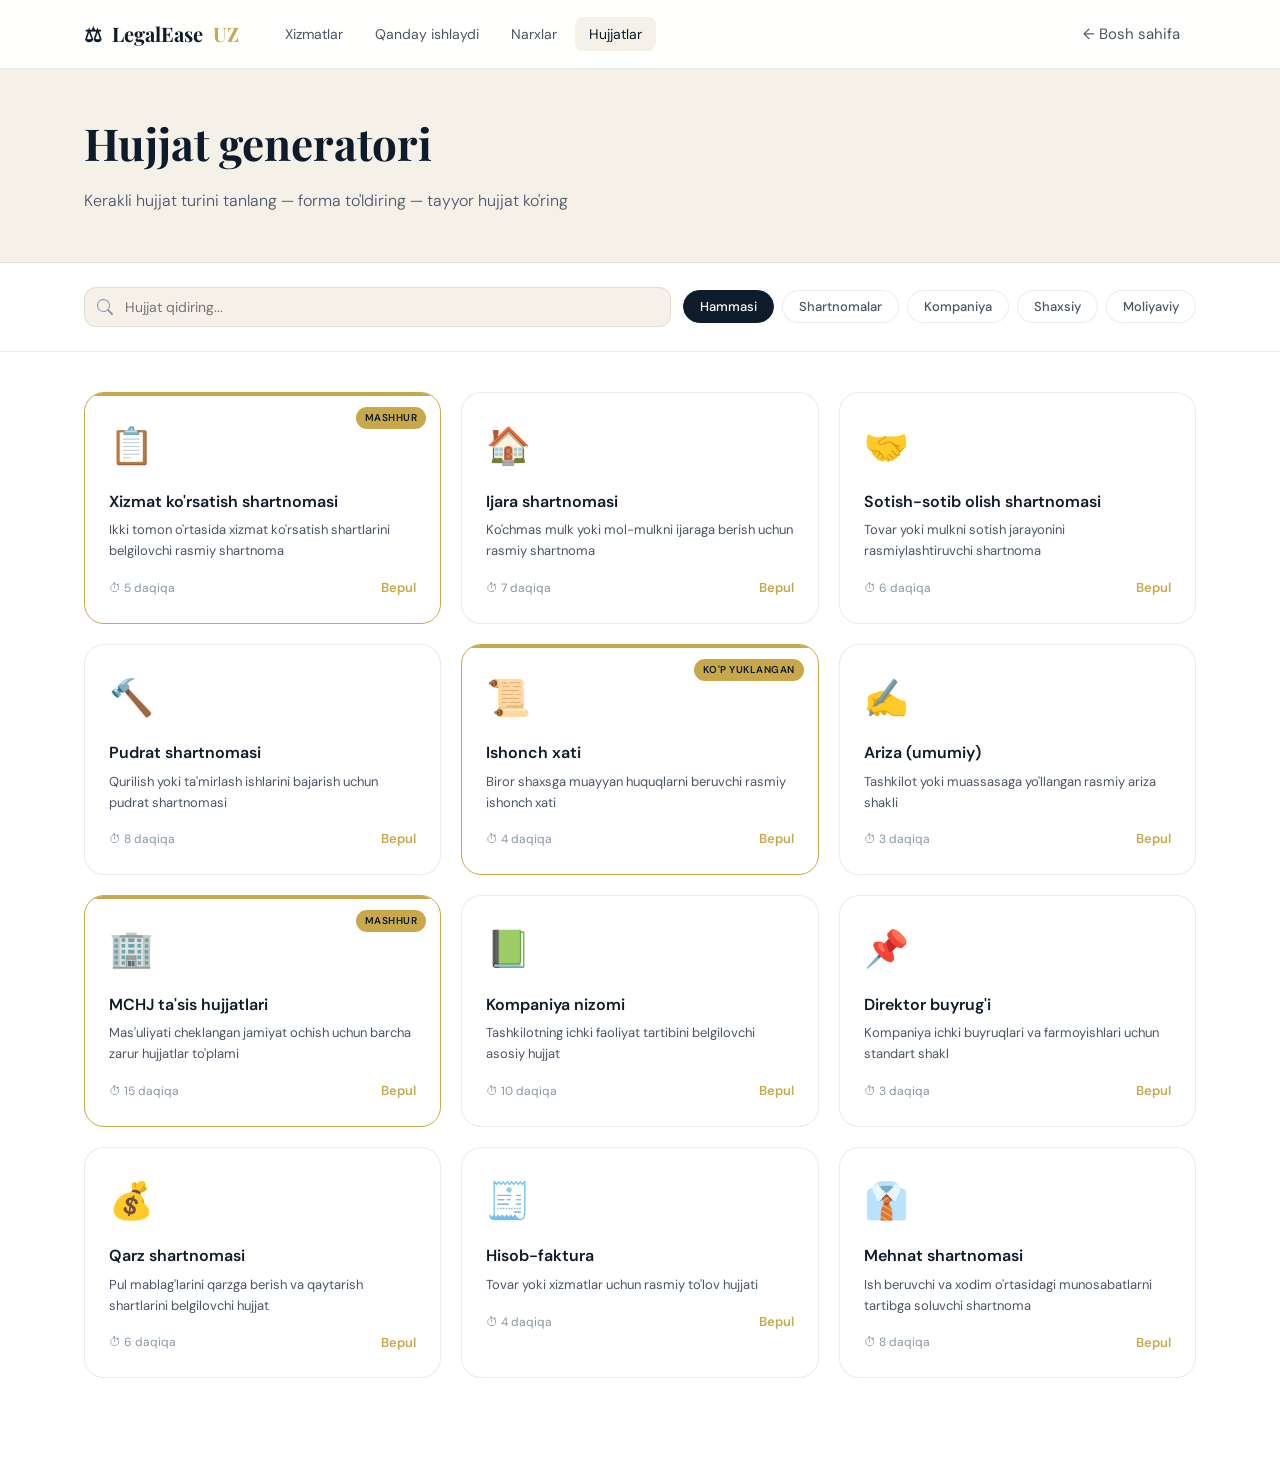
<file: pages/hujjatlar.html>
<!DOCTYPE html>
<html lang="uz">
<head>
  <meta charset="UTF-8" />
  <meta name="viewport" content="width=device-width, initial-scale=1.0" />
  <title>Hujjatlar — LegalEase UZ</title>
  <link rel="preconnect" href="https://fonts.googleapis.com" />
  <link rel="preconnect" href="https://fonts.gstatic.com" crossorigin />
  <link href="https://fonts.googleapis.com/css2?family=Playfair+Display:wght@400;600;700&family=DM+Sans:wght@300;400;500&display=swap" rel="stylesheet" />
  <style>
    :root {
      --navy:    #0D1B2A;
      --navy2:   #142233;
      --gold:    #C9A84C;
      --gold2:   #E8C76A;
      --cream:   #F5F0E8;
      --cream2:  #EDE8DE;
      --white:   #FFFFFF;
      --text:    #1A1A2E;
      --text2:   #4A5568;
      --text3:   #8896A8;
      --border:  rgba(0,0,0,0.08);
      --radius:  12px;
      --radius-lg: 20px;
      --shadow:  0 4px 24px rgba(0,0,0,0.08);
      --shadow-lg: 0 12px 48px rgba(0,0,0,0.14);
      --font-display: 'Playfair Display', Georgia, serif;
      --font-body:    'DM Sans', sans-serif;
      --transition: 0.2s ease;
    }
    *, *::before, *::after { box-sizing: border-box; margin: 0; padding: 0; }
    html { scroll-behavior: smooth; }
    body { font-family: var(--font-body); font-size: 16px; color: var(--text); background: var(--white); line-height: 1.6; overflow-x: hidden; }
    a { text-decoration: none; color: inherit; }
    ul { list-style: none; }

    .container { max-width: 1160px; margin: 0 auto; padding: 0 24px; }

    /* NAVBAR */
    .navbar {
      position: fixed; top: 0; left: 0; right: 0; z-index: 100;
      background: rgba(255,255,255,0.95); backdrop-filter: blur(12px);
      border-bottom: 1px solid var(--border);
    }
    .nav-inner { display: flex; align-items: center; height: 68px; gap: 32px; }
    .logo { display: flex; align-items: center; gap: 10px; font-family: var(--font-display); font-size: 20px; font-weight: 700; color: var(--navy); }
    .logo-uz { color: var(--gold); }
    .nav-links { display: flex; gap: 4px; flex: 1; }
    .nav-links a { font-size: 14px; color: var(--text2); padding: 8px 14px; border-radius: 8px; transition: color var(--transition), background var(--transition); }
    .nav-links a:hover, .nav-links a.active { color: var(--navy); background: var(--cream); }
    .nav-actions { display: flex; align-items: center; gap: 8px; }
    .btn-ghost { background: none; border: none; color: var(--text2); font-size: 15px; font-weight: 400; padding: 10px 16px; border-radius: var(--radius); cursor: pointer; font-family: var(--font-body); transition: color var(--transition), background var(--transition); }
    .btn-ghost:hover { color: var(--navy); background: var(--cream); }
    .btn-primary { display: inline-block; background: var(--gold); color: var(--navy); font-family: var(--font-body); font-weight: 500; font-size: 15px; padding: 12px 24px; border-radius: var(--radius); border: none; cursor: pointer; transition: background var(--transition); }
    .btn-primary:hover { background: var(--gold2); }

    /* PAGE HEADER */
    .page-header {
      padding: 108px 0 48px;
      background: var(--cream);
      border-bottom: 1px solid var(--border);
    }
    .page-header h1 { font-family: var(--font-display); font-size: clamp(28px, 4vw, 44px); font-weight: 700; color: var(--navy); margin-bottom: 10px; }
    .page-header p { font-size: 16px; color: var(--text2); font-weight: 300; }

    /* SEARCH & FILTER */
    .filter-bar {
      padding: 24px 0;
      background: var(--white);
      border-bottom: 1px solid var(--border);
      position: sticky;
      top: 68px;
      z-index: 50;
    }
    .filter-inner { display: flex; align-items: center; gap: 12px; flex-wrap: wrap; }
    .search-input {
      flex: 1;
      min-width: 200px;
      padding: 10px 16px 10px 40px;
      border: 1.5px solid var(--border);
      border-radius: var(--radius);
      font-size: 14px;
      font-family: var(--font-body);
      color: var(--text);
      outline: none;
      background: var(--cream) url("data:image/svg+xml,%3Csvg xmlns='http://www.w3.org/2000/svg' width='16' height='16' fill='%238896A8' viewBox='0 0 16 16'%3E%3Cpath d='M11.742 10.344a6.5 6.5 0 1 0-1.397 1.398h-.001c.03.04.062.078.098.115l3.85 3.85a1 1 0 0 0 1.415-1.414l-3.85-3.85a1.007 1.007 0 0 0-.115-.099zm-5.242 1.656a5.5 5.5 0 1 1 0-11 5.5 5.5 0 0 1 0 11z'/%3E%3C/svg%3E") no-repeat 12px center;
      transition: border-color var(--transition);
    }
    .search-input:focus { border-color: var(--gold); }
    .filter-tags { display: flex; gap: 8px; flex-wrap: wrap; }
    .filter-tag {
      padding: 7px 16px;
      border-radius: 100px;
      font-size: 13px;
      font-weight: 500;
      border: 1.5px solid var(--border);
      background: var(--white);
      color: var(--text2);
      cursor: pointer;
      transition: all var(--transition);
      font-family: var(--font-body);
    }
    .filter-tag:hover { border-color: var(--gold); color: var(--navy); }
    .filter-tag.active { background: var(--navy); border-color: var(--navy); color: var(--white); }

    /* DOCUMENTS GRID */
    .docs-section { padding: 40px 0 80px; }
    .docs-grid { display: grid; grid-template-columns: repeat(3, 1fr); gap: 20px; }

    .doc-card {
      background: var(--white);
      border: 1.5px solid var(--border);
      border-radius: var(--radius-lg);
      padding: 24px;
      cursor: pointer;
      transition: transform var(--transition), box-shadow var(--transition), border-color var(--transition);
      position: relative;
      overflow: hidden;
    }
    .doc-card::before {
      content: '';
      position: absolute;
      top: 0; left: 0; right: 0;
      height: 3px;
      background: var(--gold);
      transform: scaleX(0);
      transition: transform var(--transition);
      transform-origin: left;
    }
    .doc-card:hover { transform: translateY(-3px); box-shadow: var(--shadow-lg); border-color: var(--gold); }
    .doc-card:hover::before { transform: scaleX(1); }
    .doc-card.popular { border-color: var(--gold); }
    .doc-card.popular::before { transform: scaleX(1); }

    .doc-badge {
      position: absolute; top: 14px; right: 14px;
      background: var(--gold); color: var(--navy);
      font-size: 10px; font-weight: 600;
      padding: 3px 9px; border-radius: 100px;
      text-transform: uppercase; letter-spacing: 0.5px;
    }
    .doc-icon { font-size: 36px; margin-bottom: 14px; display: block; }
    .doc-card h3 { font-size: 16px; font-weight: 600; color: var(--navy); margin-bottom: 6px; }
    .doc-card p { font-size: 13px; color: var(--text2); line-height: 1.6; margin-bottom: 16px; }
    .doc-meta { display: flex; align-items: center; justify-content: space-between; }
    .doc-time { font-size: 12px; color: var(--text3); }
    .doc-price { font-size: 13px; font-weight: 600; color: var(--gold); }

    .no-results { text-align: center; padding: 60px 20px; color: var(--text3); font-size: 15px; display: none; }

    /* MODAL — FORMA */
    .modal-overlay {
      position: fixed; inset: 0;
      background: rgba(13,27,42,0.6);
      backdrop-filter: blur(6px);
      z-index: 1000;
      display: flex; align-items: center; justify-content: center;
      padding: 20px;
      opacity: 0; pointer-events: none;
      transition: opacity 0.3s ease;
    }
    .modal-overlay.open { opacity: 1; pointer-events: all; }

    .doc-modal {
      background: var(--white);
      border-radius: var(--radius-lg);
      width: 100%; max-width: 680px;
      max-height: 90vh;
      overflow-y: auto;
      box-shadow: 0 24px 80px rgba(0,0,0,0.2);
      transform: translateY(24px) scale(0.98);
      opacity: 0;
      transition: transform 0.35s cubic-bezier(0.34,1.56,0.64,1), opacity 0.3s ease;
    }
    .modal-overlay.open .doc-modal { transform: translateY(0) scale(1); opacity: 1; }

    .modal-head {
      padding: 28px 32px 20px;
      border-bottom: 1px solid var(--border);
      display: flex; align-items: flex-start; justify-content: space-between; gap: 16px;
      position: sticky; top: 0; background: var(--white); z-index: 2;
    }
    .modal-head-info h2 { font-family: var(--font-display); font-size: 22px; font-weight: 700; color: var(--navy); margin-bottom: 4px; }
    .modal-head-info p { font-size: 13px; color: var(--text3); }
    .modal-close-btn {
      width: 32px; height: 32px; border-radius: 8px; border: 1px solid var(--border);
      background: none; cursor: pointer; display: flex; align-items: center; justify-content: center;
      color: var(--text3); font-size: 18px; flex-shrink: 0;
      transition: background var(--transition), color var(--transition);
    }
    .modal-close-btn:hover { background: var(--cream); color: var(--navy); }

    /* STEPS inside modal */
    .modal-steps { display: flex; border-bottom: 1px solid var(--border); padding: 0 32px; gap: 0; }
    .modal-step {
      flex: 1; text-align: center; padding: 14px 8px;
      font-size: 13px; font-weight: 500; color: var(--text3);
      border-bottom: 2px solid transparent;
      transition: color var(--transition), border-color var(--transition);
      cursor: default;
    }
    .modal-step.active { color: var(--navy); border-bottom-color: var(--gold); }
    .modal-step.done { color: var(--gold); }

    .modal-body { padding: 28px 32px; }

    /* FORM */
    .form-section-title { font-size: 13px; font-weight: 600; color: var(--text3); text-transform: uppercase; letter-spacing: 1px; margin-bottom: 16px; margin-top: 24px; }
    .form-section-title:first-child { margin-top: 0; }
    .form-group { margin-bottom: 16px; }
    .form-group label { display: block; font-size: 13px; font-weight: 500; color: var(--text2); margin-bottom: 6px; }
    .form-group input, .form-group select, .form-group textarea {
      width: 100%; padding: 11px 14px;
      border: 1.5px solid var(--border); border-radius: var(--radius);
      font-size: 14px; font-family: var(--font-body); color: var(--text);
      background: var(--white); outline: none;
      transition: border-color var(--transition), box-shadow var(--transition);
    }
    .form-group input:focus, .form-group select:focus, .form-group textarea:focus {
      border-color: var(--gold);
      box-shadow: 0 0 0 3px rgba(201,168,76,0.12);
    }
    .form-group textarea { resize: vertical; min-height: 80px; }
    .form-group input::placeholder, .form-group textarea::placeholder { color: var(--text3); }
    .form-row { display: grid; grid-template-columns: 1fr 1fr; gap: 12px; }
    .form-row-3 { display: grid; grid-template-columns: 1fr 1fr 1fr; gap: 12px; }

    .modal-footer {
      padding: 20px 32px;
      border-top: 1px solid var(--border);
      display: flex; align-items: center; justify-content: space-between; gap: 12px;
      position: sticky; bottom: 0; background: var(--white); z-index: 2;
    }
    .btn-back { background: none; border: 1.5px solid var(--border); color: var(--text2); font-size: 14px; font-weight: 500; padding: 10px 20px; border-radius: var(--radius); cursor: pointer; font-family: var(--font-body); transition: all var(--transition); }
    .btn-back:hover { border-color: var(--navy); color: var(--navy); }
    .btn-next { background: var(--gold); color: var(--navy); font-size: 15px; font-weight: 500; padding: 11px 28px; border-radius: var(--radius); border: none; cursor: pointer; font-family: var(--font-body); transition: background var(--transition); }
    .btn-next:hover { background: var(--gold2); }

    /* PREVIEW */
    .preview-box {
      background: var(--cream);
      border: 1px solid var(--border);
      border-radius: var(--radius);
      padding: 32px;
      font-size: 14px;
      line-height: 1.9;
      color: var(--text);
      white-space: pre-wrap;
      font-family: 'Georgia', serif;
      min-height: 300px;
    }
    .preview-box h3 { font-family: var(--font-display); font-size: 18px; text-align: center; margin-bottom: 20px; color: var(--navy); }
    .preview-placeholder { color: var(--gold); font-style: italic; }

    /* TOAST */
    .toast {
      position: fixed; bottom: 32px; left: 50%;
      transform: translateX(-50%) translateY(20px);
      background: var(--navy); color: var(--white);
      padding: 14px 24px; border-radius: var(--radius);
      font-size: 14px; font-weight: 500;
      box-shadow: var(--shadow-lg); z-index: 9999;
      opacity: 0; transition: opacity 0.3s ease, transform 0.3s ease;
      white-space: nowrap; pointer-events: none;
    }
    .toast.success { border-left: 4px solid #4CAF50; }
    .toast.error { border-left: 4px solid #f44336; }
    .toast.show { opacity: 1; transform: translateX(-50%) translateY(0); }

    @media (max-width: 1024px) { .docs-grid { grid-template-columns: repeat(2, 1fr); } }
    @media (max-width: 768px) {
      .nav-links, .nav-actions { display: none; }
      .docs-grid { grid-template-columns: 1fr; }
      .filter-inner { flex-direction: column; align-items: stretch; }
      .modal-body { padding: 20px; }
      .modal-head { padding: 20px; }
      .modal-steps { padding: 0 20px; }
      .modal-footer { padding: 16px 20px; }
      .form-row, .form-row-3 { grid-template-columns: 1fr; }
    }
  </style>
</head>
<body>

  <!-- NAVBAR -->
  <nav class="navbar">
    <div class="nav-inner container">
      <a href="../index.html" class="logo">
        <span>⚖</span>
        LegalEase <span class="logo-uz">UZ</span>
      </a>
      <ul class="nav-links">
        <li><a href="../index.html#xizmatlar">Xizmatlar</a></li>
        <li><a href="../index.html#qanday">Qanday ishlaydi</a></li>
        <li><a href="../index.html#narxlar">Narxlar</a></li>
        <li><a href="hujjatlar.html" class="active">Hujjatlar</a></li>
      </ul>
      <div class="nav-actions">
        <a href="../index.html" class="btn-ghost">← Bosh sahifa</a>
      </div>
    </div>
  </nav>

  <!-- PAGE HEADER -->
  <div class="page-header">
    <div class="container">
      <h1>Hujjat generatori</h1>
      <p>Kerakli hujjat turini tanlang — forma to'ldiring — tayyor hujjat ko'ring</p>
    </div>
  </div>

  <!-- FILTER BAR -->
  <div class="filter-bar">
    <div class="container">
      <div class="filter-inner">
        <input type="text" class="search-input" id="searchInput" placeholder="Hujjat qidiring..." oninput="filterDocs()" />
        <div class="filter-tags">
          <button class="filter-tag active" onclick="setFilter('hammasi', this)">Hammasi</button>
          <button class="filter-tag" onclick="setFilter('shartnoma', this)">Shartnomalar</button>
          <button class="filter-tag" onclick="setFilter('kompaniya', this)">Kompaniya</button>
          <button class="filter-tag" onclick="setFilter('shaxsiy', this)">Shaxsiy</button>
          <button class="filter-tag" onclick="setFilter('moliya', this)">Moliyaviy</button>
        </div>
      </div>
    </div>
  </div>

  <!-- DOCUMENTS -->
  <section class="docs-section">
    <div class="container">
      <div class="docs-grid" id="docsGrid">

        <div class="doc-card popular" data-cat="shartnoma" onclick="openDoc('xizmat')">
          <div class="doc-badge">Mashhur</div>
          <span class="doc-icon">📋</span>
          <h3>Xizmat ko'rsatish shartnomasi</h3>
          <p>Ikki tomon o'rtasida xizmat ko'rsatish shartlarini belgilovchi rasmiy shartnoma</p>
          <div class="doc-meta">
            <span class="doc-time">⏱ 5 daqiqa</span>
            <span class="doc-price">Bepul</span>
          </div>
        </div>

        <div class="doc-card" data-cat="shartnoma" onclick="openDoc('ijara')">
          <span class="doc-icon">🏠</span>
          <h3>Ijara shartnomasi</h3>
          <p>Ko'chmas mulk yoki mol-mulkni ijaraga berish uchun rasmiy shartnoma</p>
          <div class="doc-meta">
            <span class="doc-time">⏱ 7 daqiqa</span>
            <span class="doc-price">Bepul</span>
          </div>
        </div>

        <div class="doc-card" data-cat="shartnoma" onclick="openDoc('sotish')">
          <span class="doc-icon">🤝</span>
          <h3>Sotish-sotib olish shartnomasi</h3>
          <p>Tovar yoki mulkni sotish jarayonini rasmiylashtiruvchi shartnoma</p>
          <div class="doc-meta">
            <span class="doc-time">⏱ 6 daqiqa</span>
            <span class="doc-price">Bepul</span>
          </div>
        </div>

        <div class="doc-card" data-cat="shartnoma" onclick="openDoc('pudrat')">
          <span class="doc-icon">🔨</span>
          <h3>Pudrat shartnomasi</h3>
          <p>Qurilish yoki ta'mirlash ishlarini bajarish uchun pudrat shartnomasi</p>
          <div class="doc-meta">
            <span class="doc-time">⏱ 8 daqiqa</span>
            <span class="doc-price">Bepul</span>
          </div>
        </div>

        <div class="doc-card popular" data-cat="shaxsiy" onclick="openDoc('ishonch')">
          <div class="doc-badge">Ko'p yuklangan</div>
          <span class="doc-icon">📜</span>
          <h3>Ishonch xati</h3>
          <p>Biror shaxsga muayyan huquqlarni beruvchi rasmiy ishonch xati</p>
          <div class="doc-meta">
            <span class="doc-time">⏱ 4 daqiqa</span>
            <span class="doc-price">Bepul</span>
          </div>
        </div>

        <div class="doc-card" data-cat="shaxsiy" onclick="openDoc('ariza')">
          <span class="doc-icon">✍️</span>
          <h3>Ariza (umumiy)</h3>
          <p>Tashkilot yoki muassasaga yo'llangan rasmiy ariza shakli</p>
          <div class="doc-meta">
            <span class="doc-time">⏱ 3 daqiqa</span>
            <span class="doc-price">Bepul</span>
          </div>
        </div>

        <div class="doc-card popular" data-cat="kompaniya" onclick="openDoc('mchj')">
          <div class="doc-badge">Mashhur</div>
          <span class="doc-icon">🏢</span>
          <h3>MCHJ ta'sis hujjatlari</h3>
          <p>Mas'uliyati cheklangan jamiyat ochish uchun barcha zarur hujjatlar to'plami</p>
          <div class="doc-meta">
            <span class="doc-time">⏱ 15 daqiqa</span>
            <span class="doc-price">Bepul</span>
          </div>
        </div>

        <div class="doc-card" data-cat="kompaniya" onclick="openDoc('nizom')">
          <span class="doc-icon">📗</span>
          <h3>Kompaniya nizomi</h3>
          <p>Tashkilotning ichki faoliyat tartibini belgilovchi asosiy hujjat</p>
          <div class="doc-meta">
            <span class="doc-time">⏱ 10 daqiqa</span>
            <span class="doc-price">Bepul</span>
          </div>
        </div>

        <div class="doc-card" data-cat="kompaniya" onclick="openDoc('buyruq')">
          <span class="doc-icon">📌</span>
          <h3>Direktor buyrug'i</h3>
          <p>Kompaniya ichki buyruqlari va farmoyishlari uchun standart shakl</p>
          <div class="doc-meta">
            <span class="doc-time">⏱ 3 daqiqa</span>
            <span class="doc-price">Bepul</span>
          </div>
        </div>

        <div class="doc-card" data-cat="moliya" onclick="openDoc('qarz')">
          <span class="doc-icon">💰</span>
          <h3>Qarz shartnomasi</h3>
          <p>Pul mablag'larini qarzga berish va qaytarish shartlarini belgilovchi hujjat</p>
          <div class="doc-meta">
            <span class="doc-time">⏱ 6 daqiqa</span>
            <span class="doc-price">Bepul</span>
          </div>
        </div>

        <div class="doc-card" data-cat="moliya" onclick="openDoc('hisob')">
          <span class="doc-icon">🧾</span>
          <h3>Hisob-faktura</h3>
          <p>Tovar yoki xizmatlar uchun rasmiy to'lov hujjati</p>
          <div class="doc-meta">
            <span class="doc-time">⏱ 4 daqiqa</span>
            <span class="doc-price">Bepul</span>
          </div>
        </div>

        <div class="doc-card" data-cat="shaxsiy" onclick="openDoc('mehnat')">
          <span class="doc-icon">👔</span>
          <h3>Mehnat shartnomasi</h3>
          <p>Ish beruvchi va xodim o'rtasidagi munosabatlarni tartibga soluvchi shartnoma</p>
          <div class="doc-meta">
            <span class="doc-time">⏱ 8 daqiqa</span>
            <span class="doc-price">Bepul</span>
          </div>
        </div>

      </div>
      <div class="no-results" id="noResults">🔍 Hujjat topilmadi. Boshqa so'z bilan qidiring.</div>
    </div>
  </section>

  <!-- TOAST -->
  <div class="toast" id="toast"></div>

  <!-- MODAL -->
  <div class="modal-overlay" id="modalOverlay" onclick="handleOverlayClick(event)">
    <div class="doc-modal" id="docModal">

      <div class="modal-head">
        <div class="modal-head-info">
          <h2 id="modalTitle">Hujjat nomi</h2>
          <p id="modalSubtitle">Ma'lumotlarni to'ldiring</p>
        </div>
        <button class="modal-close-btn" onclick="closeModal()">✕</button>
      </div>

      <div class="modal-steps">
        <div class="modal-step active" id="step1tab">1. Ma'lumotlar</div>
        <div class="modal-step" id="step2tab">2. Ko'rish</div>
      </div>

      <div class="modal-body" id="modalBody">
        <!-- Forma bu yerga dinamik qo'shiladi -->
      </div>

      <div class="modal-footer">
        <button class="btn-back" id="backBtn" onclick="goBack()" style="visibility:hidden">← Orqaga</button>
        <button class="btn-next" id="nextBtn" onclick="goNext()">Ko'rib chiqish →</button>
      </div>

    </div>
  </div>

  <script>
    // ===================================================
    // HUJJAT SHABLONLARI
    // ===================================================
    const DOCS = {
      xizmat: {
        title: "Xizmat ko'rsatish shartnomasi",
        subtitle: "Ikki tomon o'rtasida xizmat shartlarini belgilang",
        fields: [
          { section: "Shartnoma ma'lumotlari" },
          { id: "sana", label: "Shartnoma sanasi", type: "date", placeholder: "" },
          { id: "raqam", label: "Shartnoma raqami", type: "text", placeholder: "№ 01/2026" },
          { id: "shahar", label: "Shahar", type: "text", placeholder: "Toshkent" },
          { section: "Buyurtmachi (1-tomon)" },
          { id: "b_ism", label: "To'liq ismi sharifi", type: "text", placeholder: "Karimov Akbar Saidovich" },
          { id: "b_passport", label: "Passport seriya/raqami", type: "text", placeholder: "AA 1234567" },
          { id: "b_manzil", label: "Manzil", type: "text", placeholder: "Toshkent sh., Chilonzor t." },
          { section: "Ijrochi (2-tomon)" },
          { id: "i_ism", label: "To'liq ismi sharifi", type: "text", placeholder: "Rahimov Bobur Umarovich" },
          { id: "i_passport", label: "Passport seriya/raqami", type: "text", placeholder: "AB 7654321" },
          { id: "i_manzil", label: "Manzil", type: "text", placeholder: "Toshkent sh., Yunusobod t." },
          { section: "Shartnoma shartlari" },
          { id: "xizmat_turi", label: "Xizmat turi/tavsifi", type: "textarea", placeholder: "Masalan: veb-sayt yaratish, dizayn ishlari..." },
          { id: "muddat", label: "Bajarish muddati", type: "text", placeholder: "30 kun" },
          { id: "summa", label: "Xizmat narxi (so'm)", type: "text", placeholder: "5 000 000" },
          { id: "tolov", label: "To'lov tartibi", type: "text", placeholder: "Avans 50%, qolgan qism topshirilganda" },
        ],
        template: (d) => `XIZMAT KO'RSATISH SHARTNOMASI

№ ${d.raqam || '___'}                    ${d.shahar || 'Toshkent'} sh., ${formatDate(d.sana)}

Ushbu shartnoma quyidagi tomonlar o'rtasida tuzildi:

BUYURTMACHI: ${d.b_ism || '________________________'}, passport: ${d.b_passport || '__ _______'}, manzil: ${d.b_manzil || '________________________'}, bundan buyon "Buyurtmachi" deb ataladi.

IJROCHI: ${d.i_ism || '________________________'}, passport: ${d.i_passport || '__ _______'}, manzil: ${d.i_manzil || '________________________'}, bundan buyon "Ijrochi" deb ataladi.

1. SHARTNOMA PREDMETI

1.1. Ijrochi Buyurtmachi topshirig'iga ko'ra quyidagi xizmatni ko'rsatish majburiyatini oladi:
${d.xizmat_turi || '________________________'}

1.2. Xizmatni bajarish muddati: ${d.muddat || '___'} dan iborat.

2. NARX VA TO'LOV TARTIBI

2.1. Xizmat narxi: ${d.summa || '___'} (${sumWords(d.summa)}) so'm.
2.2. To'lov tartibi: ${d.tolov || '________________________'}.

3. TOMONLARNING MAJBURIYATLARI

3.1. Ijrochi majburiyatlari:
   - Xizmatni belgilangan muddat va sifatda bajarish;
   - Buyurtmachi talablarini hisobga olish;
   - Xizmat natijasini o'z vaqtida topshirish.

3.2. Buyurtmachi majburiyatlari:
   - To'lovni belgilangan tartibda amalga oshirish;
   - Kerakli ma'lumotlarni taqdim etish;
   - Ishni qabul qilib olish.

4. JAVOBGARLIK

4.1. Shartnoma shartlarini buzgan tomon ikkinchi tomonga etkazilgan zararni qoplashga majbur.

5. YAKUNIY QOIDALAR

5.1. Ushbu shartnoma imzolangan kundan kuchga kiradi.
5.2. Shartnoma 2 (ikki) nusxada tuzildi.

TOMONLARNING IMZOLARI:

BUYURTMACHI:                    IJROCHI:
${d.b_ism || '________________'}    ${d.i_ism || '________________'}
Imzo: ___________               Imzo: ___________`
      },

      ijara: {
        title: "Ijara shartnomasi",
        subtitle: "Ko'chmas mulk yoki mulkni ijaraga berish",
        fields: [
          { section: "Shartnoma ma'lumotlari" },
          { id: "sana", label: "Sana", type: "date" },
          { id: "raqam", label: "Shartnoma raqami", type: "text", placeholder: "№ 02/2026" },
          { id: "shahar", label: "Shahar", type: "text", placeholder: "Toshkent" },
          { section: "Ijaraga beruvchi" },
          { id: "b_ism", label: "To'liq ismi", type: "text", placeholder: "Ismi Sharifi" },
          { id: "b_passport", label: "Passport", type: "text", placeholder: "AA 1234567" },
          { section: "Ijarachilar" },
          { id: "i_ism", label: "To'liq ismi", type: "text", placeholder: "Ismi Sharifi" },
          { id: "i_passport", label: "Passport", type: "text", placeholder: "AB 7654321" },
          { section: "Mulk ma'lumotlari" },
          { id: "mulk_turi", label: "Mulk turi", type: "text", placeholder: "2 xonali kvartira / ofis" },
          { id: "mulk_manzil", label: "Mulk manzili", type: "text", placeholder: "Toshkent sh., Mirzo Ulug'bek t., X ko'cha, 5-uy" },
          { id: "maydon", label: "Maydon (kv.m)", type: "text", placeholder: "65" },
          { section: "Ijara shartlari" },
          { id: "muddat", label: "Ijara muddati", type: "text", placeholder: "12 oy (2026 yil 1 may — 2027 yil 1 may)" },
          { id: "summa", label: "Oylik ijara narxi (so'm)", type: "text", placeholder: "3 000 000" },
          { id: "garov", label: "Garov summasi (so'm)", type: "text", placeholder: "6 000 000" },
        ],
        template: (d) => `IJARA SHARTNOMASI

№ ${d.raqam || '___'}                    ${d.shahar || 'Toshkent'} sh., ${formatDate(d.sana)}

IJARAGA BERUVCHI: ${d.b_ism || '________________________'}, passport: ${d.b_passport || '__ _______'}

IJARACHI: ${d.i_ism || '________________________'}, passport: ${d.i_passport || '__ _______'}

1. SHARTNOMA PREDMETI

1.1. Ijaraga beruvchi quyidagi mulkni ijarachiga ijaraga beradi:
   Mulk turi: ${d.mulk_turi || '________________________'}
   Manzil: ${d.mulk_manzil || '________________________'}
   Maydon: ${d.maydon || '___'} kv.m.

2. IJARA MUDDATI

2.1. Ijara muddati: ${d.muddat || '________________________'}.

3. NARX VA TO'LOV

3.1. Oylik ijara haqi: ${d.summa || '___'} so'm.
3.2. Garov summasi: ${d.garov || '___'} so'm (muddati tugagach qaytariladi).
3.3. To'lov har oyning 1-sanasigacha amalga oshiriladi.

4. TOMONLARNING MAJBURIYATLARI

4.1. Ijaraga beruvchi mulkni yaxshi holatda topshiradi.
4.2. Ijarachi mulkni ehtiyotkorlik bilan ishlatadi va belgilangan maqsadda foydalanadi.

5. SHARTNOMANI BEKOR QILISH

5.1. Har qaysi tomon 30 kunlik ogohlantirishdan keyin shartnomani bekor qila oladi.

TOMONLARNING IMZOLARI:

IJARAGA BERUVCHI:               IJARACHI:
${d.b_ism || '________________'}    ${d.i_ism || '________________'}
Imzo: ___________               Imzo: ___________`
      },

      sotish: {
        title: "Sotish-sotib olish shartnomasi",
        subtitle: "Tovar yoki mulkni rasmiy sotish",
        fields: [
          { section: "Shartnoma ma'lumotlari" },
          { id: "sana", label: "Sana", type: "date" },
          { id: "shahar", label: "Shahar", type: "text", placeholder: "Toshkent" },
          { section: "Sotuvchi" },
          { id: "b_ism", label: "To'liq ismi", type: "text", placeholder: "Ismi Sharifi" },
          { id: "b_passport", label: "Passport", type: "text", placeholder: "AA 1234567" },
          { section: "Xaridor" },
          { id: "i_ism", label: "To'liq ismi", type: "text", placeholder: "Ismi Sharifi" },
          { id: "i_passport", label: "Passport", type: "text", placeholder: "AB 7654321" },
          { section: "Tovar/Mulk" },
          { id: "tovar", label: "Tovar/mulk nomi va tavsifi", type: "textarea", placeholder: "Masalan: noutbuk Dell Inspiron 15, seriya raqami: XXXX" },
          { id: "summa", label: "Narx (so'm)", type: "text", placeholder: "10 000 000" },
          { id: "tolov_turi", label: "To'lov usuli", type: "text", placeholder: "Naqd pul / bank o'tkazmasi" },
        ],
        template: (d) => `SOTISH-SOTIB OLISH SHARTNOMASI

${d.shahar || 'Toshkent'} sh., ${formatDate(d.sana)}

SOTUVCHI: ${d.b_ism || '________________________'}, passport: ${d.b_passport || '__ _______'}

XARIDOR: ${d.i_ism || '________________________'}, passport: ${d.i_passport || '__ _______'}

1. SHARTNOMA PREDMETI

1.1. Sotuvchi Xaridorga quyidagini sotadi:
${d.tovar || '________________________'}

2. NARX VA TO'LOV

2.1. Narx: ${d.summa || '___'} (${sumWords(d.summa)}) so'm.
2.2. To'lov usuli: ${d.tolov_turi || '________________________'}.
2.3. To'lov shartnoma imzolangandan keyin amalga oshiriladi.

3. TOVAR TOPSHIRISH

3.1. Sotuvchi tovarni shartnoma imzolangandan so'ng darhol topshiradi.
3.2. Tovar qabul qilinganida Xaridor tekshirib ko'rish huquqiga ega.

4. KAFOLATLAR

4.1. Sotuvchi tovar uning shaxsiy mulki ekanligini va uchinchi shaxslar da'volari yo'qligini kafolatlaydi.

TOMONLARNING IMZOLARI:

SOTUVCHI:                       XARIDOR:
${d.b_ism || '________________'}    ${d.i_ism || '________________'}
Imzo: ___________               Imzo: ___________`
      },

      pudrat: {
        title: "Pudrat shartnomasi",
        subtitle: "Qurilish yoki ta'mirlash ishlari uchun",
        fields: [
          { section: "Shartnoma ma'lumotlari" },
          { id: "sana", label: "Sana", type: "date" },
          { id: "raqam", label: "Raqam", type: "text", placeholder: "№ 03/2026" },
          { id: "shahar", label: "Shahar", type: "text", placeholder: "Toshkent" },
          { section: "Buyurtmachi" },
          { id: "b_ism", label: "To'liq ismi", type: "text", placeholder: "Ismi Sharifi" },
          { id: "b_passport", label: "Passport", type: "text", placeholder: "AA 1234567" },
          { section: "Pudratchi" },
          { id: "i_ism", label: "To'liq ismi / Kompaniya nomi", type: "text", placeholder: "Ismi Sharifi yoki Kompaniya" },
          { id: "i_passport", label: "Passport / STIR", type: "text", placeholder: "AA 1234567" },
          { section: "Ish ma'lumotlari" },
          { id: "ish_turi", label: "Ish turi va hajmi", type: "textarea", placeholder: "Masalan: 3 xonali kvartira ta'miri, 80 kv.m." },
          { id: "manzil", label: "Ish manzili", type: "text", placeholder: "Ish baajariladigan manzil" },
          { id: "boshlanish", label: "Boshlanish sanasi", type: "date" },
          { id: "muddat", label: "Bajarish muddati (kun)", type: "text", placeholder: "60" },
          { id: "summa", label: "Umumiy narx (so'm)", type: "text", placeholder: "50 000 000" },
        ],
        template: (d) => `PUDRAT SHARTNOMASI

№ ${d.raqam || '___'}                    ${d.shahar || 'Toshkent'} sh., ${formatDate(d.sana)}

BUYURTMACHI: ${d.b_ism || '________________________'}, passport: ${d.b_passport || '__ _______'}

PUDRATCHI: ${d.i_ism || '________________________'}, ${d.i_passport || '__ _______'}

1. SHARTNOMA PREDMETI

1.1. Pudratchi quyidagi ishlarni bajarish majburiyatini oladi:
${d.ish_turi || '________________________'}
Manzil: ${d.manzil || '________________________'}

2. MUDDATLAR

2.1. Ish boshlanish sanasi: ${formatDate(d.boshlanish)}.
2.2. Bajarish muddati: ${d.muddat || '___'} kalendar kun.

3. NARX

3.1. Umumiy narx: ${d.summa || '___'} so'm.
3.2. Avans 30%, qolgan qism ishlar tugagach to'lanadi.

4. SIFAT KAFOLATI

4.1. Pudratchi bajarilgan ishlarga 12 oylik kafolat beradi.

TOMONLARNING IMZOLARI:

BUYURTMACHI:                    PUDRATCHI:
${d.b_ism || '________________'}    ${d.i_ism || '________________'}
Imzo: ___________               Imzo: ___________`
      },

      ishonch: {
        title: "Ishonch xati",
        subtitle: "Vakolatli shaxsga huquq berish",
        fields: [
          { section: "Ishonch xati ma'lumotlari" },
          { id: "sana", label: "Sana", type: "date" },
          { id: "shahar", label: "Shahar", type: "text", placeholder: "Toshkent" },
          { section: "Ishonch beruvchi (Vakillashtiruvchi)" },
          { id: "b_ism", label: "To'liq ismi sharifi", type: "text", placeholder: "Karimov Akbar Saidovich" },
          { id: "b_passport", label: "Passport seriya/raqami", type: "text", placeholder: "AA 1234567" },
          { id: "b_manzil", label: "Ro'yxat manzili", type: "text", placeholder: "Toshkent sh., X ko'cha, X-uy" },
          { section: "Ishonch oluvchi (Vakil)" },
          { id: "i_ism", label: "To'liq ismi sharifi", type: "text", placeholder: "Rahimov Bobur Umarovich" },
          { id: "i_passport", label: "Passport seriya/raqami", type: "text", placeholder: "AB 7654321" },
          { id: "i_manzil", label: "Ro'yxat manzili", type: "text", placeholder: "Toshkent sh., Y ko'cha, Y-uy" },
          { section: "Vakolat" },
          { id: "vakolat", label: "Berilayotgan vakolat", type: "textarea", placeholder: "Masalan: bank hisobvarag'idan pul olish, hujjatlarni imzolash, mulkni ro'yxatdan o'tkazish..." },
          { id: "amal_muddati", label: "Amal qilish muddati", type: "text", placeholder: "1 yil (2026 yil 23 aprel — 2027 yil 23 aprel)" },
        ],
        template: (d) => `ISHONCH XATI

${d.shahar || 'Toshkent'} sh., ${formatDate(d.sana)}

Men, ${d.b_ism || '________________________'}, passport: ${d.b_passport || '__ _______'}, manzil: ${d.b_manzil || '________________________'},

ushbu ishonch xati bilan ${d.i_ism || '________________________'}, passport: ${d.i_passport || '__ _______'}, manzil: ${d.i_manzil || '________________________'},

ga quyidagi vakolatlarni beraman:

${d.vakolat || '________________________'}

Ushbu ishonch xati ${d.amal_muddati || '1 yil'} davomida amal qiladi.

Qayta ishonch berish huquqi: yo'q.

Ishonch beruvchi: ${d.b_ism || '________________________'}
Imzo: ___________

Notarial tasdiqlash uchun mo'ljallangan joy:
_____________________________________________`
      },

      ariza: {
        title: "Ariza (umumiy shakl)",
        subtitle: "Tashkilot yoki muassasaga rasmiy ariza",
        fields: [
          { section: "Ariza ma'lumotlari" },
          { id: "sana", label: "Sana", type: "date" },
          { id: "kimga_tashkilot", label: "Tashkilot nomi", type: "text", placeholder: "Toshkent shahar hokimiyati" },
          { id: "kimga_lavozim", label: "Rahbar lavozimi va ismi", type: "text", placeholder: "Hokim Aliyev A.A." },
          { section: "Ariza beruvchi" },
          { id: "b_ism", label: "To'liq ismi sharifi", type: "text", placeholder: "Ismi Familiyasi Otasining ismi" },
          { id: "b_manzil", label: "Manzil", type: "text", placeholder: "Toshkent sh., X ko'cha, X-uy" },
          { id: "b_tel", label: "Telefon raqami", type: "text", placeholder: "+998 90 123 45 67" },
          { section: "Ariza matni" },
          { id: "matn", label: "Ariza matni (so'rov/muammo)", type: "textarea", placeholder: "Ariza mazmunini yozing..." },
          { id: "talab", label: "Talab/iltimos", type: "textarea", placeholder: "Nima qilishingizni so'raysiz..." },
        ],
        template: (d) => `${d.kimga_tashkilot || '________________________'}
${d.kimga_lavozim || '________________________'}
ga

${d.b_ism || '________________________'}
dan
Manzil: ${d.b_manzil || '________________________'}
Tel: ${d.b_tel || '________________________'}

ARIZA

Hurmatli ${d.kimga_lavozim ? d.kimga_lavozim.split(' ')[0] : 'Rahbar'},

${d.matn || '________________________'}

Yuqoridagilarni hisobga olib, Sizdan quyidagini so'rayman:

${d.talab || '________________________'}

Umid qilamanki, mening murojjaatimga e'tibor qaratasiz.

Hurmat bilan,
${d.b_ism || '________________________'}

"${formatDate(d.sana)}"                        Imzo: ___________`
      },

      mchj: {
        title: "MCHJ ta'sis hujjatlari",
        subtitle: "Mas'uliyati cheklangan jamiyat ochish",
        fields: [
          { section: "Kompaniya ma'lumotlari" },
          { id: "comp_nomi", label: "Kompaniya nomi", type: "text", placeholder: "\"Yangi Davr\" MCHJ" },
          { id: "comp_faoliyat", label: "Asosiy faoliyat turi", type: "text", placeholder: "Savdo, xizmatlar ko'rsatish..." },
          { id: "comp_manzil", label: "Yuridik manzil", type: "text", placeholder: "Toshkent sh., Chilonzor t., X ko'cha, X-uy" },
          { id: "ustav_fond", label: "Ustav fondi (so'm)", type: "text", placeholder: "1 000 000" },
          { section: "Ta'sischi 1" },
          { id: "t1_ism", label: "To'liq ismi", type: "text", placeholder: "Karimov Akbar Saidovich" },
          { id: "t1_passport", label: "Passport", type: "text", placeholder: "AA 1234567" },
          { id: "t1_ulush", label: "Ulushi (%)", type: "text", placeholder: "100" },
          { section: "Direktor" },
          { id: "dir_ism", label: "Direktor ismi", type: "text", placeholder: "Karimov Akbar Saidovich" },
          { id: "dir_passport", label: "Passport", type: "text", placeholder: "AA 1234567" },
          { id: "sana", label: "Ta'sis sanasi", type: "date" },
        ],
        template: (d) => `${d.comp_nomi || 'KOMPANIYA NOMI'} MAS'ULIYATI CHEKLANGAN JAMIYATINING

TA'SIS SHARTNOMASI

${formatDate(d.sana)}                                  Toshkent shahri

TA'SISCHILA(R):
${d.t1_ism || '________________________'}, passport: ${d.t1_passport || '__ _______'} — ${d.t1_ulush || '100'}% ulush

1. UMUMIY QOIDALAR

1.1. Ta'schilar quyidagi mas'uliyati cheklangan jamiyatni tashkil etadilar:
   Nomi: ${d.comp_nomi || '________________________'}
   Yuridik manzil: ${d.comp_manzil || '________________________'}
   Faoliyat turi: ${d.comp_faoliyat || '________________________'}

2. USTAV FONDI

2.1. Ustav fondi: ${d.ustav_fond || '___'} so'm.
2.2. Ustav fondi to'liq ta'sischiga tegishli.

3. BOSHQARUV

3.1. Jamiyat Direktori: ${d.dir_ism || '________________________'}, passport: ${d.dir_passport || '__ _______'}.
3.2. Direktor jamiyatni boshqaradi va uning nomidan ish yuritadi.

4. FOYDA TAQSIMOTI

4.1. Foyda ulushga mutanosib ravishda taqsimlanadi.

5. TUGATISH

5.1. Jamiyat O'zbekiston Respublikasi qonunchiligiga muvofiq tugatilishi mumkin.

TA'SISCHINING IMZOSI:

${d.t1_ism || '________________________'}
Imzo: ___________

DIREKTOR:
${d.dir_ism || '________________________'}
Imzo: ___________`
      },

      nizom: {
        title: "Kompaniya nizomi",
        subtitle: "Tashkilotning ichki faoliyat qoidalari",
        fields: [
          { section: "Kompaniya" },
          { id: "comp_nomi", label: "Kompaniya to'liq nomi", type: "text", placeholder: "\"Yangi Davr\" MCHJ" },
          { id: "comp_manzil", label: "Yuridik manzil", type: "text", placeholder: "Toshkent sh., ..." },
          { id: "comp_faoliyat", label: "Faoliyat yo'nalishlari", type: "textarea", placeholder: "Savdo, ishlab chiqarish, xizmatlar..." },
          { id: "ustav_fond", label: "Ustav fondi (so'm)", type: "text", placeholder: "1 000 000" },
          { id: "dir_ism", label: "Direktor ismi", type: "text", placeholder: "Karimov Akbar Saidovich" },
          { id: "sana", label: "Tasdiqlash sanasi", type: "date" },
        ],
        template: (d) => `${d.comp_nomi || 'KOMPANIYA'} MAS'ULIYATI CHEKLANGAN JAMIYATINING

N I Z O M I

Tasdiqlangan: ${formatDate(d.sana)}

1. UMUMIY QOIDALAR

1.1. ${d.comp_nomi || '________________________'} mas'uliyati cheklangan jamiyati O'zbekiston Respublikasi qonunchiligiga muvofiq tashkil etilgan.
1.2. Yuridik manzil: ${d.comp_manzil || '________________________'}.
1.3. Jamiyat yuridik shaxs hisoblanadi.

2. FAOLIYAT MAQSADLARI

2.1. Jamiyatning asosiy faoliyat yo'nalishlari:
${d.comp_faoliyat || '________________________'}

3. USTAV FONDI

3.1. Ustav fondi hajmi: ${d.ustav_fond || '___'} so'm.

4. BOSHQARUV ORGANLARI

4.1. Jamiyatning oliy organi — Ta'schilar umumiy yig'ilishi.
4.2. Ijroiya organ — Direktor: ${d.dir_ism || '________________________'}.
4.3. Direktor jamiyat nomidan imzo chekish huquqiga ega.

5. FOYDA VA ZARARLAR

5.1. Foyda ta'schilar ulushiga mutanosib taqsimlanadi.
5.2. Zarar ustav fondi hisobidan qoplanadi.

6. HUJJATLAR VA HISOBOT

6.1. Jamiyat belgilangan tartibda buxgalteriya hisobi yuritadi.
6.2. Yillik hisobot ta'schilar yig'ilishida tasdiqlanadi.

7. QAYTA TASHKIL ETISH VA TUGATISH

7.1. Jamiyat ta'schilar yig'ilishi qaroriga ko'ra yoki sud qarori asosida tugatilishi mumkin.

Tasdiqlagan: ${d.dir_ism || '________________________'}
Imzo: ___________`
      },

      buyruq: {
        title: "Direktor buyrug'i",
        subtitle: "Kompaniya ichki buyruqlari",
        fields: [
          { section: "Buyruq ma'lumotlari" },
          { id: "comp_nomi", label: "Kompaniya nomi", type: "text", placeholder: "\"Yangi Davr\" MCHJ" },
          { id: "raqam", label: "Buyruq raqami", type: "text", placeholder: "№ 15" },
          { id: "sana", label: "Sana", type: "date" },
          { id: "mavzu", label: "Buyruq mavzusi", type: "text", placeholder: "Xodim qabul qilish to'g'risida" },
          { id: "matn", label: "Buyruq matni (BUYURAMAN)", type: "textarea", placeholder: "1. ...\n2. ...\n3. ..." },
          { id: "dir_ism", label: "Direktor ismi", type: "text", placeholder: "Karimov Akbar Saidovich" },
          { id: "asosiy", label: "Asos (ixtiyoriy)", type: "text", placeholder: "Xodimning arizasi asosida" },
        ],
        template: (d) => `${d.comp_nomi || 'KOMPANIYA NOMI'}

BUYRUQ

№ ${d.raqam || '___'}                                   ${formatDate(d.sana)}

${d.mavzu ? d.mavzu.toUpperCase() : 'BUYRUQ MAVZUSI'} TO'G'RISIDA

${d.asosiy ? `Asos: ${d.asosiy}\n\n` : ''}BUYURAMAN:

${d.matn || '1. ...\n2. ...\n3. ...'}

Ushbu buyruqning bajarilishini nazorat qilishni o'z zimmasiga olaman.

Direktor: ${d.dir_ism || '________________________'}
Imzo: ___________`
      },

      qarz: {
        title: "Qarz shartnomasi",
        subtitle: "Pul mablag'larini qarzga berish",
        fields: [
          { section: "Shartnoma" },
          { id: "sana", label: "Sana", type: "date" },
          { id: "shahar", label: "Shahar", type: "text", placeholder: "Toshkent" },
          { section: "Qarz beruvchi" },
          { id: "b_ism", label: "To'liq ismi", type: "text", placeholder: "Ismi Sharifi" },
          { id: "b_passport", label: "Passport", type: "text", placeholder: "AA 1234567" },
          { section: "Qarz oluvchi" },
          { id: "i_ism", label: "To'liq ismi", type: "text", placeholder: "Ismi Sharifi" },
          { id: "i_passport", label: "Passport", type: "text", placeholder: "AB 7654321" },
          { section: "Qarz shartlari" },
          { id: "summa", label: "Qarz summasi (so'm)", type: "text", placeholder: "10 000 000" },
          { id: "muddat", label: "Qaytarish muddati", type: "text", placeholder: "6 oy, 2026 yil 23 oktabr" },
          { id: "foiz", label: "Foiz stavkasi (ixtiyoriy)", type: "text", placeholder: "0% (foizsiz) yoki 12% yillik" },
        ],
        template: (d) => `QARZ SHARTNOMASI

${d.shahar || 'Toshkent'} sh., ${formatDate(d.sana)}

QARZ BERUVCHI: ${d.b_ism || '________________________'}, passport: ${d.b_passport || '__ _______'}

QARZ OLUVCHI: ${d.i_ism || '________________________'}, passport: ${d.i_passport || '__ _______'}

1. SHARTNOMA PREDMETI

1.1. Qarz beruvchi Qarz oluvchiga ${d.summa || '___'} (${sumWords(d.summa)}) so'm miqdorida qarz beradi.
1.2. Foiz stavkasi: ${d.foiz || 'foizsiz'}.

2. QAYTARISH MUDDATI

2.1. Qarz ${d.muddat || '________________________'} ga qadar qaytarilishi shart.

3. QAYTARISH TARTIBI

3.1. Qarz naqd pul yoki bank o'tkazmasi orqali qaytariladi.
3.2. Muddatida qaytarilmagan qarz uchun har kuni 0.1% jarima qo'llaniladi.

4. TOMONLARNING IMZOLARI

QARZ BERUVCHI:                  QARZ OLUVCHI:
${d.b_ism || '________________'}    ${d.i_ism || '________________'}
Imzo: ___________               Imzo: ___________`
      },

      hisob: {
        title: "Hisob-faktura",
        subtitle: "Rasmiy to'lov hujjati",
        fields: [
          { section: "Hisob-faktura" },
          { id: "raqam", label: "Raqam", type: "text", placeholder: "№ HF-001" },
          { id: "sana", label: "Sana", type: "date" },
          { section: "Sotuvchi (xizmat ko'rsatuvchi)" },
          { id: "b_ism", label: "Kompaniya/Ism", type: "text", placeholder: "\"Yangi Davr\" MCHJ" },
          { id: "b_stir", label: "STIR/Passport", type: "text", placeholder: "123456789" },
          { id: "b_bank", label: "Bank hisob raqami", type: "text", placeholder: "2020 8000 xxxx xxxx" },
          { section: "Xaridor (to'lovchi)" },
          { id: "i_ism", label: "Kompaniya/Ism", type: "text", placeholder: "Mijoz kompaniyasi" },
          { id: "i_stir", label: "STIR/Passport", type: "text", placeholder: "987654321" },
          { section: "Tovarlar/Xizmatlar" },
          { id: "xizmat1", label: "Xizmat/Tovar nomi", type: "text", placeholder: "Veb-sayt yaratish" },
          { id: "summa1", label: "Narxi (so'm)", type: "text", placeholder: "5 000 000" },
          { id: "qqs", label: "QQS (ixtiyoriy)", type: "text", placeholder: "12% yoki 0" },
        ],
        template: (d) => {
          const summa = parseInt((d.summa1 || '0').replace(/\s/g,'')) || 0;
          const qqs = parseFloat(d.qqs) || 0;
          const qqsSumma = Math.round(summa * qqs / 100);
          const jami = summa + qqsSumma;
          return `HISOB-FAKTURA

${d.raqam || '№ HF-001'}                               Sana: ${formatDate(d.sana)}

SOTUVCHI:
${d.b_ism || '________________________'}
STIR: ${d.b_stir || '________________________'}
Bank h/r: ${d.b_bank || '________________________'}

XARIDOR:
${d.i_ism || '________________________'}
STIR: ${d.i_stir || '________________________'}

─────────────────────────────────────────────────
№  Nomi                    Narxi
─────────────────────────────────────────────────
1. ${d.xizmat1 || '________________________'}
                           ${d.summa1 || '0'} so'm
─────────────────────────────────────────────────
   Jami (QQSsiz):          ${d.summa1 || '0'} so'm
   QQS (${d.qqs || '0'}%):          ${qqsSumma.toLocaleString()} so'm
   JAMI TO'LOV:            ${jami.toLocaleString()} so'm
─────────────────────────────────────────────────

To'lov muddati: 5 ish kuni ichida

SOTUVCHI:
${d.b_ism || '________________________'}
Imzo: ___________                M.O.`
        }
      },

      mehnat: {
        title: "Mehnat shartnomasi",
        subtitle: "Ish beruvchi va xodim o'rtasidagi shartnoma",
        fields: [
          { section: "Shartnoma" },
          { id: "sana", label: "Sana", type: "date" },
          { id: "raqam", label: "Raqam", type: "text", placeholder: "№ 01-M" },
          { section: "Ish beruvchi" },
          { id: "comp_nomi", label: "Kompaniya nomi", type: "text", placeholder: "\"Yangi Davr\" MCHJ" },
          { id: "dir_ism", label: "Direktor ismi", type: "text", placeholder: "Karimov Akbar Saidovich" },
          { section: "Xodim" },
          { id: "x_ism", label: "Xodim to'liq ismi", type: "text", placeholder: "Rahimov Bobur Umarovich" },
          { id: "x_passport", label: "Passport", type: "text", placeholder: "AB 7654321" },
          { id: "x_manzil", label: "Manzil", type: "text", placeholder: "Toshkent sh., ..." },
          { section: "Ish shartlari" },
          { id: "lavozim", label: "Lavozim", type: "text", placeholder: "Dasturchi / Menejer / Buxgalter" },
          { id: "boshlash", label: "Ish boshlash sanasi", type: "date" },
          { id: "ish_vaqti", label: "Ish vaqti", type: "text", placeholder: "09:00 — 18:00, dush-juma" },
          { id: "maosh", label: "Oylik maosh (so'm)", type: "text", placeholder: "5 000 000" },
          { id: "sinov", label: "Sinov muddati", type: "text", placeholder: "3 oy (ixtiyoriy)" },
        ],
        template: (d) => `MEHNAT SHARTNOMASI

№ ${d.raqam || '___'}                                   ${formatDate(d.sana)}

ISH BERUVCHI: ${d.comp_nomi || '________________________'}, direktor ${d.dir_ism || '________________________'}, bundan buyon "Ish beruvchi".

XODIM: ${d.x_ism || '________________________'}, passport: ${d.x_passport || '__ _______'}, manzil: ${d.x_manzil || '________________________'}, bundan buyon "Xodim".

1. SHARTNOMA PREDMETI

1.1. Xodim quyidagi lavozimda ishlashga qabul qilinadi: ${d.lavozim || '________________________'}.
1.2. Ish boshlash sanasi: ${formatDate(d.boshlash)}.
${d.sinov ? `1.3. Sinov muddati: ${d.sinov}.` : ''}

2. ISH VAQTI

2.1. Ish vaqti: ${d.ish_vaqti || '09:00 — 18:00'}.

3. MEHNAT HAQI

3.1. Oylik maosh: ${d.maosh || '___'} (${sumWords(d.maosh)}) so'm.
3.2. Maosh har oyning 25-sanasida to'lanadi.

4. XODIM MAJBURIYATLARI

4.1. Belgilangan ish vaqtida ishlash.
4.2. Ichki tartib qoidalariga rioya qilish.
4.3. Maxfiy ma'lumotlarni oshkor qilmaslik.

5. ISH BERUVCHI MAJBURIYATLARI

5.1. Maoshni o'z vaqtida to'lash.
5.2. Xavfsiz ish sharoitini ta'minlash.
5.3. Yillik ta'til (28 kalendar kun) berish.

6. SHARTNOMANI BEKOR QILISH

6.1. Ikki haftalik ogohlantirish bilan har qaysi tomon shartnomani bekor qilishi mumkin.

ISH BERUVCHI:                   XODIM:
${d.dir_ism || '________________'}    ${d.x_ism || '________________'}
Imzo: ___________               Imzo: ___________`
      }
    };

    // ===================================================
    // YORDAMCHI FUNKSIYALAR
    // ===================================================
    function formatDate(dateStr) {
      if (!dateStr) return '___.___.______';
      const d = new Date(dateStr);
      return d.toLocaleDateString('uz-UZ', { day: '2-digit', month: '2-digit', year: 'numeric' });
    }

    function sumWords(numStr) {
      if (!numStr) return '___';
      const clean = numStr.replace(/\s/g, '');
      if (!clean || isNaN(clean)) return numStr;
      const n = parseInt(clean);
      if (n >= 1000000000) return (n/1000000000).toFixed(1) + ' milliard';
      if (n >= 1000000) return (n/1000000).toFixed(1) + ' million';
      if (n >= 1000) return (n/1000).toFixed(0) + ' ming';
      return n.toString();
    }

    // ===================================================
    // SEARCH & FILTER
    // ===================================================
    let currentFilter = 'hammasi';

    function setFilter(cat, btn) {
      currentFilter = cat;
      document.querySelectorAll('.filter-tag').forEach(t => t.classList.remove('active'));
      btn.classList.add('active');
      filterDocs();
    }

    function filterDocs() {
      const q = document.getElementById('searchInput').value.toLowerCase();
      const cards = document.querySelectorAll('.doc-card');
      let visible = 0;

      cards.forEach(card => {
        const cat = card.dataset.cat;
        const text = card.innerText.toLowerCase();
        const catMatch = currentFilter === 'hammasi' || cat === currentFilter;
        const searchMatch = !q || text.includes(q);
        const show = catMatch && searchMatch;
        card.style.display = show ? '' : 'none';
        if (show) visible++;
      });

      document.getElementById('noResults').style.display = visible === 0 ? 'block' : 'none';
    }

    // ===================================================
    // MODAL — HUJJAT FORMASI
    // ===================================================
    let currentDoc = null;
    let currentStep = 1;
    let formData = {};

    function openDoc(docId) {
      currentDoc = DOCS[docId];
      currentStep = 1;
      formData = {};
      if (!currentDoc) return;

      document.getElementById('modalTitle').textContent = currentDoc.title;
      document.getElementById('modalSubtitle').textContent = currentDoc.subtitle;
      renderStep1();
      updateStepUI();

      document.getElementById('modalOverlay').classList.add('open');
      document.body.style.overflow = 'hidden';
    }

    function closeModal() {
      document.getElementById('modalOverlay').classList.remove('open');
      document.body.style.overflow = '';
    }

    function handleOverlayClick(e) {
      if (e.target === document.getElementById('modalOverlay')) closeModal();
    }

    function renderStep1() {
      let html = '';
      currentDoc.fields.forEach(f => {
        if (f.section) {
          html += `<div class="form-section-title">${f.section}</div>`;
        } else if (f.type === 'textarea') {
          html += `<div class="form-group">
            <label>${f.label}</label>
            <textarea id="field_${f.id}" placeholder="${f.placeholder || ''}">${formData[f.id] || ''}</textarea>
          </div>`;
        } else {
          html += `<div class="form-group">
            <label>${f.label}</label>
            <input type="${f.type || 'text'}" id="field_${f.id}" placeholder="${f.placeholder || ''}" value="${formData[f.id] || ''}" />
          </div>`;
        }
      });
      document.getElementById('modalBody').innerHTML = html;
    }

    function renderStep2() {
      // Ma'lumotlarni yig'ish
      currentDoc.fields.forEach(f => {
        if (!f.section) {
          const el = document.getElementById('field_' + f.id);
          if (el) formData[f.id] = el.value;
        }
      });

      const text = currentDoc.template(formData);

      document.getElementById('modalBody').innerHTML = `
        <p style="font-size:13px; color:var(--text3); margin-bottom:16px;">
          📄 Hujjatni ko'rib chiqing. Orqaga qaytib o'zgartirish kiritishingiz mumkin.
        </p>
        <div class="preview-box">${escapeHtml(text)}</div>
      `;
    }

    function escapeHtml(str) {
      return str.replace(/&/g,'&amp;').replace(/</g,'&lt;').replace(/>/g,'&gt;');
    }

    function goNext() {
      if (currentStep === 1) {
        currentStep = 2;
        renderStep2();
        updateStepUI();
      } else {
        showToast('✅ Hujjat tayyor! Tez orada PDF yuklab olish qo\'shiladi.', 'success');
      }
    }

    function goBack() {
      if (currentStep === 2) {
        currentStep = 1;
        renderStep1();
        updateStepUI();
      }
    }

    function updateStepUI() {
      const s1 = document.getElementById('step1tab');
      const s2 = document.getElementById('step2tab');
      const backBtn = document.getElementById('backBtn');
      const nextBtn = document.getElementById('nextBtn');

      s1.className = 'modal-step' + (currentStep === 1 ? ' active' : ' done');
      s2.className = 'modal-step' + (currentStep === 2 ? ' active' : '');

      backBtn.style.visibility = currentStep === 2 ? 'visible' : 'hidden';
      nextBtn.textContent = currentStep === 1 ? 'Ko\'rib chiqish →' : '✅ Tayyor';
    }

    // ===================================================
    // TOAST
    // ===================================================
    function showToast(msg, type = 'success') {
      const t = document.getElementById('toast');
      t.textContent = msg;
      t.className = 'toast ' + type;
      void t.offsetWidth;
      t.classList.add('show');
      setTimeout(() => t.classList.remove('show'), 4000);
    }

    document.addEventListener('keydown', e => { if (e.key === 'Escape') closeModal(); });
  </script>
</body>
</html>
</file>
